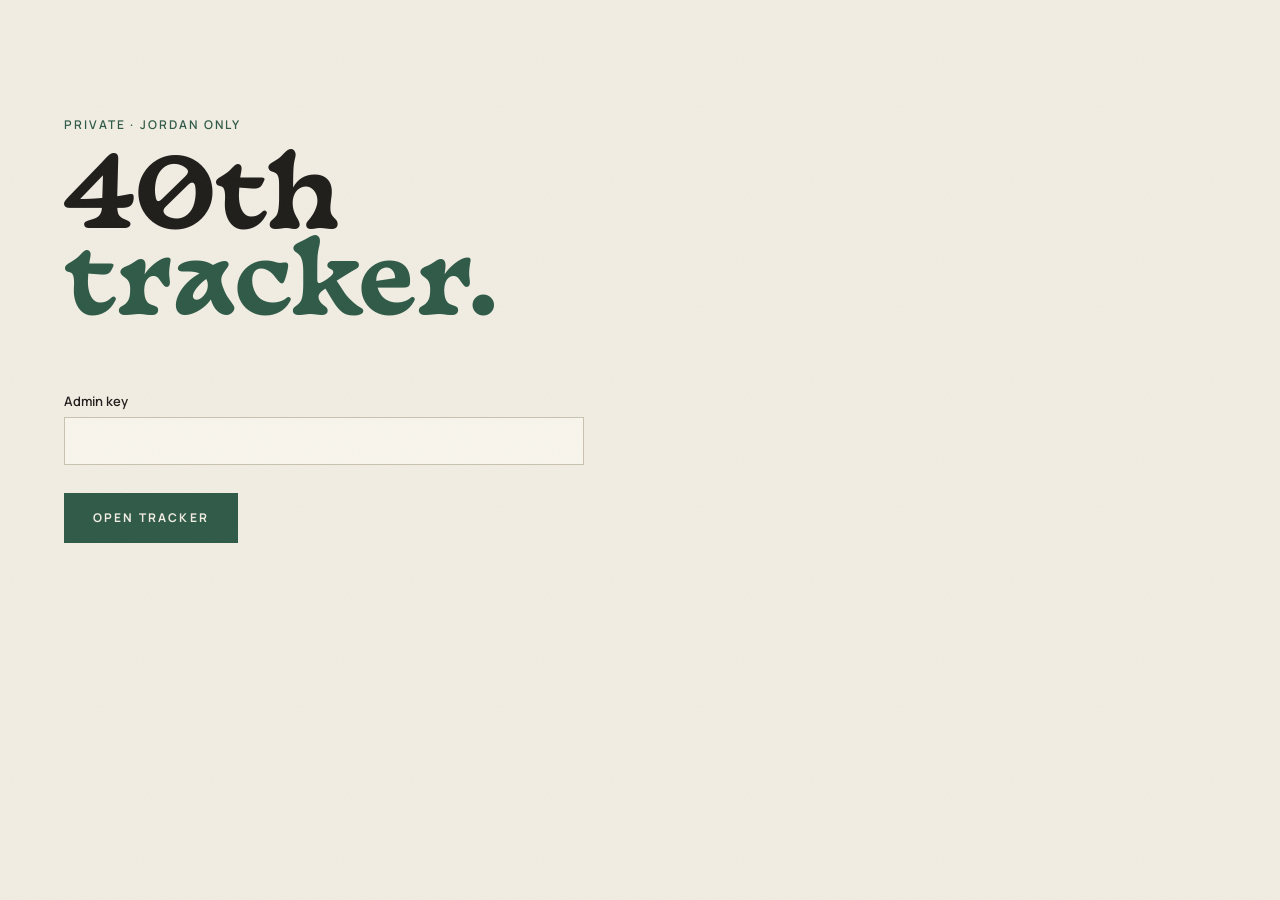
<file: admin/index.html>
<!doctype html>
<html lang="en-AU">
<head>
<meta charset="utf-8">
<meta name="viewport" content="width=device-width, initial-scale=1, viewport-fit=cover">
<meta name="robots" content="noindex, nofollow">
<title>40th Tracker</title>
<link rel="preconnect" href="https://fonts.googleapis.com">
<link rel="preconnect" href="https://fonts.gstatic.com" crossorigin>
<link href="https://fonts.googleapis.com/css2?family=Manrope:wght@300..800&display=swap" rel="stylesheet">
<link rel="stylesheet" href="../assets/forty.css">
<style>
  .tabs { display: flex; gap: 6px; flex-wrap: wrap; position: sticky; top: 0; background: var(--paper); padding: 14px 0; z-index: 10; border-bottom: 1px solid var(--rule); }
  .tabs button { font: inherit; font-size: 12px; font-weight: 700; letter-spacing: 0.14em; text-transform: uppercase; padding: 10px 14px; border: 1.5px solid var(--rule); background: transparent; color: var(--ink); cursor: pointer; }
  .tabs button[aria-selected=true] { background: var(--ink); border-color: var(--ink); color: var(--paper); }
  .panel { padding: 36px 0 60px; }
  .panel h2 { font-size: clamp(30px, 4vw, 44px); }
  .inline-form { display: flex; gap: 10px; flex-wrap: wrap; align-items: end; margin: 18px 0 28px; }
  .inline-form label.f { flex: 1 1 160px; }
  td input[type=text], td select { padding: 6px 8px; font-size: 14px; }
  tr.overdue td:first-child { border-left: 3px solid var(--rust); }
  tr.done td { color: var(--stone); }
  tr.done .t-title { text-decoration: line-through; }
  .cfg { display: grid; gap: 14px; max-width: 860px; }
  .chk { width: 20px; height: 20px; accent-color: var(--moss); }
  .yes { color: var(--moss); font-weight: 600; }
  .no { color: var(--rust); }
  .nowrap { white-space: nowrap; }
</style>
</head>
<body>
<main>
  <header class="hero" style="padding-bottom:24px">
    <p class="eyebrow">Private · Jordan only</p>
    <h1 style="font-size:clamp(44px,8vw,96px)">40th<br><span class="accent">tracker.</span></h1>
  </header>

  <form id="login" class="form" style="max-width:520px;padding-bottom:80px">
    <label class="f">Admin key<input type="password" id="key" autocomplete="current-password" required></label>
    <div class="actions"><button class="btn" type="submit">Open tracker</button><span class="status" id="login-status"></span></div>
  </form>

  <div id="app" hidden>
    <nav class="tabs" role="tablist">
      <button role="tab" data-tab="overview" aria-selected="true">Overview</button>
      <button role="tab" data-tab="crew">Hike crew</button>
      <button role="tab" data-tab="guests">Hobart guests</button>
      <button role="tab" data-tab="money">Money</button>
      <button role="tab" data-tab="tasks">To-do</button>
      <button role="tab" data-tab="config">Page text</button>
    </nav>

    <div class="panel" data-panel="overview">
      <div class="stats" id="ov-stats"></div>
      <div class="two-col">
        <div>
          <h3>Links to share</h3>
          <ul class="plain">
            <li><strong>Hobart page — family &amp; friends</strong><span id="hobart-url"></span><br><button class="btn small secondary" data-copy="hobart">Copy</button></li>
            <li><strong>Hike page</strong><span>Each hiker gets their own link. They're in the Hike crew tab.</span></li>
          </ul>
        </div>
        <div>
          <h3>Coming up</h3>
          <div class="table-wrap"><table><tbody id="ov-tasks"></tbody></table></div>
        </div>
      </div>
    </div>

    <div class="panel" data-panel="crew" hidden>
      <h2>Hike crew</h2>
      <p class="muted">Add each hiker, then send them their personal link on WhatsApp. New hikers get the $650 Three Capes pass logged as paid.</p>
      <form class="inline-form" id="add-hiker">
        <label class="f">Name<input type="text" name="name" required></label>
        <button class="btn" type="submit">Add hiker</button>
      </form>
      <div class="table-wrap"><table>
        <thead><tr><th>Name</th><th>Link</th><th>Flight in</th><th>Bus in / out</th><th>Staying</th><th>Hobart bed</th><th>Fri dinner / lunch</th><th>Food</th><th>Private</th><th></th></tr></thead>
        <tbody id="crew-rows"></tbody>
      </table></div>
      <div class="actions" style="margin-top:20px"><button class="btn small secondary" id="csv-crew">Download CSV</button></div>
    </div>

    <div class="panel" data-panel="guests" hidden>
      <h2>Hobart guests</h2>
      <p class="muted">RSVPs from the Hobart page. Add anyone who texts you instead of using the form.</p>
      <div class="stats" id="guest-stats"></div>
      <form class="inline-form" id="add-guest">
        <label class="f">Name<input type="text" name="name" required></label>
        <label class="f" style="flex:0 1 110px">Group size<input type="number" name="party_size" min="1" max="12" value="1"></label>
        <label class="f" style="flex:0 1 150px">Lunch<select name="lunch"><option value="yes">Yes</option><option value="maybe">Maybe</option><option value="no">No</option></select></label>
        <button class="btn" type="submit">Add guest</button>
      </form>
      <div class="table-wrap"><table>
        <thead><tr><th>Name</th><th>Group</th><th>Lunch</th><th>Arriving</th><th>Staying</th><th>Private</th><th></th></tr></thead>
        <tbody id="guest-rows"></tbody>
      </table></div>
      <div class="actions" style="margin-top:20px"><button class="btn small secondary" id="csv-guests">Download CSV</button></div>
    </div>

    <div class="panel" data-panel="money" hidden>
      <h2>Money</h2>
      <div class="stats" id="money-stats"></div>
      <h3>Charge every hiker</h3>
      <p class="muted" style="font-size:14px">For example, the Pennicott bus at $80 return. Each hiker sees what they owe on their page.</p>
      <form class="inline-form" id="charge-all">
        <label class="f">Item<input type="text" name="item" value="Pennicott bus (return)" required></label>
        <label class="f" style="flex:0 1 120px">Amount $<input type="number" name="amount" step="0.01" value="80" required></label>
        <button class="btn" type="submit">Add to all hikers</button>
      </form>
      <h3>Add one charge</h3>
      <form class="inline-form" id="add-payment">
        <label class="f">Person<select name="person_id" id="pay-person"></select></label>
        <label class="f">Item<input type="text" name="item" required></label>
        <label class="f" style="flex:0 1 120px">Amount $<input type="number" name="amount" step="0.01" required></label>
        <label class="f" style="flex:0 1 120px">Status<select name="status"><option>owed</option><option>paid</option><option>waived</option></select></label>
        <button class="btn" type="submit">Add</button>
      </form>
      <div class="table-wrap"><table>
        <thead><tr><th>Person</th><th>Item</th><th>Amount</th><th>Status</th><th>Note</th><th></th></tr></thead>
        <tbody id="pay-rows"></tbody>
      </table></div>
    </div>

    <div class="panel" data-panel="tasks" hidden>
      <h2>To-do</h2>
      <form class="inline-form" id="add-task">
        <label class="f">Task<input type="text" name="title" required></label>
        <label class="f" style="flex:0 1 170px">Due<input type="date" name="due"></label>
        <button class="btn" type="submit">Add</button>
      </form>
      <div class="table-wrap"><table>
        <thead><tr><th></th><th>Task</th><th>Due</th><th>Cost $</th><th></th></tr></thead>
        <tbody id="task-rows"></tbody>
      </table></div>
    </div>

    <div class="panel" data-panel="config" hidden>
      <h2>Page text</h2>
      <p class="muted" style="margin-bottom:24px">These show on the hike and Hobart pages. Change them here and the pages update straight away, no redeploy needed.</p>
      <form id="cfg-form" class="cfg"></form>
    </div>

    <footer><span>forty-tassie</span><button class="btn small secondary" id="logout">Lock</button></footer>
  </div>
</main>

<script src="../assets/forty.js"></script>
<script>
(function () {
  const F = window.Forty;
  const KEY = 'forty_admin';
  let key = F.store.get(KEY);
  let D = null;

  const STAY = { sunday: 'Until Sun', hike_only: 'Hike only (Thu)', other: 'Other, see notes' };

  const CFG = [
    ['announcement', 'Banner across the top of both pages (blank hides it)'],
    ['flight_rec', 'Recommended flight'],
    ['flight_rec_note', 'Flight note'],
    ['bus_status', 'Pennicott bus status (e.g. "Booked for 10 ✓")'],
    ['fri_dinner', 'Friday dinner (venue + time)'],
    ['lunch_day', 'Big lunch: day + time'],
    ['lunch_venue', 'Big lunch: venue'],
    ['whatsapp_note', 'Hike page footer note']
  ];

  // Always share the public production address. Preview and deployment
  // URLs sit behind Vercel's login wall, so links built from wherever the
  // tracker happens to be open would ask guests to sign in.
  const base = 'https://40th-alpha.vercel.app/';
  const hikeLink = t => `${base}hike/?k=${t}`;
  const hobartLink = t => `${base}hobart/${t ? `?k=${t}` : ''}`;
  F.$('#hobart-url').textContent = hobartLink();

  F.$('#login').addEventListener('submit', async e => {
    e.preventDefault();
    key = F.$('#key').value.trim();
    await load(true);
  });
  F.$('#logout').addEventListener('click', () => { F.store.del(KEY); location.reload(); });
  if (key) load(false);

  F.$$('.tabs button').forEach(b => b.addEventListener('click', () => {
    F.$$('.tabs button').forEach(x => x.setAttribute('aria-selected', x === b));
    F.$$('[data-panel]').forEach(p => p.hidden = p.dataset.panel !== b.dataset.tab);
  }));

  async function load(fromLogin) {
    try {
      D = await F.rpc('forty_admin_dump', { p_key: key });
    } catch (err) {
      F.store.del(KEY);
      F.$('#login-status').className = 'status err';
      F.$('#login-status').textContent = fromLogin ? 'That key didn\'t work.' : '';
      return;
    }
    F.store.set(KEY, key);
    F.$('#login').hidden = true;
    F.$('#app').hidden = false;
    render();
  }
  async function act(fn, args, msg) {
    try { await F.rpc(fn, Object.assign({ p_key: key }, args)); if (msg) F.toast(msg); await load(false); }
    catch (err) { F.toast('Failed: ' + err.message); }
  }

  const yn = v => v === 'yes' || v === true ? '<span class="yes">Yes</span>' : v === 'no' || v === false ? '<span class="no">No</span>' : v === 'maybe' ? 'Maybe' : '<span class="muted">—</span>';
  const money = n => '$' + Number(n || 0).toLocaleString('en-AU', { maximumFractionDigits: 2 });

  function render() {
    const hikers = D.people.filter(p => p.kind === 'hiker');
    const guests = D.people.filter(p => p.kind === 'hobart');
    const heads = (list, ev, val = 'yes') => list.filter(p => (p.events || {})[ev] === val).reduce((s, p) => s + (p.kind === 'hobart' ? p.party_size : 1), 0);
    const all = D.people;
    const owed = D.payments.filter(p => p.status === 'owed').reduce((s, p) => s + Number(p.amount), 0);
    const paid = D.payments.filter(p => p.status === 'paid').reduce((s, p) => s + Number(p.amount), 0);

    stats('#ov-stats', [
      [hikers.length, 'Hikers'],
      [hikers.filter(p => p.flight_in).length + '/' + hikers.length, 'Hike flights in'],
      [hikers.filter(p => p.bus_in === true).length, 'Bus in · yes'],
      [hikers.filter(p => p.bus_out === true).length, 'Bus out · yes'],
      [hikers.filter(p => (p.events || {}).macq === 'yes').length, 'MACq rooms to book'],
      [hikers.filter(p => (p.events || {}).stay === 'hike_only').length, 'Hike only'],
      [hikers.filter(p => !(p.events || {}).stay).length, 'Stay not answered'],
      [heads(all, 'fri_dinner'), 'Fri dinner'],
      [heads(all, 'lunch'), 'Lunch · yes'],
      [heads(all, 'lunch', 'maybe'), 'Lunch · maybe'],
      [money(owed), 'Owed to you']
    ]);
    const today = new Date().toISOString().slice(0, 10);
    F.$('#ov-tasks').innerHTML = D.tasks.filter(t => t.status !== 'done').slice(0, 6).map(t =>
      `<tr class="${t.due && t.due < today ? 'overdue' : ''}"><td>${F.esc(t.title)}</td><td class="nowrap">${fmtDate(t.due)}</td></tr>`).join('') || '<tr><td class="muted">All done.</td></tr>';

    F.$('#crew-rows').innerHTML = hikers.map(p => `<tr>
      <td><input type="text" value="${F.esc(p.name)}" data-rename="${p.id}" aria-label="Name"><span class="sub">${p.from_city ? 'from ' + F.esc(p.from_city) : ''}</span></td>
      <td><button class="btn small secondary" data-copy-hike="${p.token}">Copy link</button></td>
      <td>${F.esc(p.flight_in) || '<span class="pill warn">none</span>'}<span class="sub">${F.esc(p.arrive_at)}</span><span class="sub">${p.flight_out ? 'home: ' + F.esc(p.flight_out) + ' ' + F.esc(p.depart_at) : ''}</span></td>
      <td>${yn(p.bus_in)} / ${yn(p.bus_out)}</td>
      <td>${STAY[(p.events || {}).stay] || '<span class="pill warn">?</span>'}</td>
      <td>${(p.events || {}).macq === 'yes' ? '<span class="pill ok">MACq 01 — book</span>' : F.esc(p.hotel) || ((p.events || {}).macq === 'no' ? 'Own (TBC)' : '<span class="muted">—</span>')}</td>
      <td class="nowrap">${yn((p.events || {}).fri_dinner)} / ${yn((p.events || {}).lunch)}</td>
      <td>${F.esc(p.track_food) || '—'}${p.gear_need ? `<span class="sub">needs: ${F.esc(p.gear_need)}</span>` : ''}${p.gear_lend ? `<span class="sub">lends: ${F.esc(p.gear_lend)}</span>` : ''}</td>
      <td>${F.esc(p.phone)}<span class="sub">${p.emergency_contact ? 'ICE: ' + F.esc(p.emergency_contact) : ''}</span><span class="sub">${p.dietary ? 'Diet: ' + F.esc(p.dietary) : ''}</span><span class="sub">${F.esc(p.notes)}</span></td>
      <td><button class="btn small danger" data-del-person="${p.id}" data-name="${F.esc(p.name)}">Remove</button></td>
    </tr>`).join('') || '<tr><td colspan="10" class="muted">No hikers yet. Add the ten above.</td></tr>';

    const gHeads = guests.reduce((s, p) => s + p.party_size, 0);
    stats('#guest-stats', [[guests.length, 'RSVPs'], [gHeads, 'Heads'], [heads(guests, 'lunch'), 'Lunch · yes'], [heads(guests, 'lunch', 'maybe'), 'Lunch · maybe']]);
    F.$('#guest-rows').innerHTML = guests.map(p => `<tr>
      <td><strong>${F.esc(p.name)}</strong><span class="sub">${F.esc(p.party_names)}</span><span class="sub">${p.from_city ? 'from ' + F.esc(p.from_city) : ''}</span></td>
      <td>${p.party_size}</td>
      <td>${yn((p.events || {}).lunch)}</td>
      <td>${F.esc(p.arrive_at) || '—'}<span class="sub">${p.depart_at ? 'leaving ' + F.esc(p.depart_at) : ''}</span></td>
      <td>${F.esc(p.hotel) || '—'}</td>
      <td>${F.esc(p.phone)}<span class="sub">${p.dietary ? 'Diet: ' + F.esc(p.dietary) : ''}</span><span class="sub">${F.esc(p.notes)}</span></td>
      <td><button class="btn small secondary" data-copy-hobart="${p.token}">Their link</button> <button class="btn small danger" data-del-person="${p.id}" data-name="${F.esc(p.name)}">Remove</button></td>
    </tr>`).join('') || '<tr><td colspan="7" class="muted">No RSVPs yet.</td></tr>';

    const byId = Object.fromEntries(D.people.map(p => [p.id, p]));
    stats('#money-stats', [[money(paid), 'Received'], [money(owed), 'Still owed'], [D.payments.filter(p => p.status === 'owed').length, 'Open items']]);
    F.$('#pay-person').innerHTML = D.people.map(p => `<option value="${p.id}">${F.esc(p.name)}${p.kind === 'hobart' ? ' (Hobart)' : ''}</option>`).join('');
    F.$('#pay-rows').innerHTML = D.payments.slice().sort((a, b) => (a.status === 'owed' ? 0 : 1) - (b.status === 'owed' ? 0 : 1)).map(x => `<tr>
      <td>${F.esc((byId[x.person_id] || {}).name || '—')}</td>
      <td>${F.esc(x.item)}</td>
      <td>${money(x.amount)}</td>
      <td><select data-pay-status="${x.id}">${['owed', 'paid', 'waived'].map(s => `<option ${s === x.status ? 'selected' : ''}>${s}</option>`).join('')}</select></td>
      <td><input type="text" value="${F.esc(x.note)}" data-pay-note="${x.id}" aria-label="Note"></td>
      <td><button class="btn small danger" data-del-pay="${x.id}">Delete</button></td>
    </tr>`).join('') || '<tr><td colspan="6" class="muted">Nothing yet.</td></tr>';

    F.$('#task-rows').innerHTML = D.tasks.map(t => `<tr class="${t.status === 'done' ? 'done' : t.due && t.due < today ? 'overdue' : ''}">
      <td><input type="checkbox" class="chk" data-task-done="${t.id}" ${t.status === 'done' ? 'checked' : ''} aria-label="Done"></td>
      <td><span class="t-title">${F.esc(t.title)}</span><span class="sub">${F.esc(t.detail)}</span></td>
      <td class="nowrap">${fmtDate(t.due)}</td>
      <td><input type="number" step="0.01" value="${t.cost == null ? '' : t.cost}" data-task-cost="${t.id}" style="width:100px" aria-label="Cost"></td>
      <td><button class="btn small danger" data-del-task="${t.id}">Delete</button></td>
    </tr>`).join('');

    F.$('#cfg-form').innerHTML = CFG.map(([k, l]) => `<label class="f">${F.esc(l)}<input type="text" name="${k}" value="${F.esc(D.config[k] || '')}"></label>`).join('') +
      '<div class="actions"><button class="btn" type="submit">Save page text</button></div>';
  }

  function stats(sel, items) {
    F.$(sel).innerHTML = items.map(([n, l]) => `<div class="stat"><div class="n">${n}</div><div class="l">${F.esc(l)}</div></div>`).join('');
  }
  function fmtDate(d) {
    if (!d) return '';
    return new Date(d + 'T00:00:00').toLocaleDateString('en-AU', { day: 'numeric', month: 'short', year: '2-digit' });
  }

  // ----- actions -----
  F.$('#add-hiker').addEventListener('submit', e => {
    e.preventDefault();
    const name = e.target.name.value.trim();
    act('forty_admin_person', { p: { kind: 'hiker', name } }, `${name} added`).then(() => e.target.reset());
  });
  F.$('#add-guest').addEventListener('submit', e => {
    e.preventDefault();
    const f = e.target;
    act('forty_admin_person', { p: { kind: 'hobart', name: f.name.value.trim(), party_size: Number(f.party_size.value) || 1, events: { lunch: f.lunch.value } } }, 'Guest added').then(() => f.reset());
  });
  F.$('#charge-all').addEventListener('submit', e => {
    e.preventDefault();
    const f = e.target;
    if (!confirm(`Add "${f.item.value}" at $${f.amount.value} to every hiker?`)) return;
    act('forty_admin_charge_all', { p_kind: 'hiker', p_item: f.item.value.trim(), p_amount: Number(f.amount.value) }, 'Added to all hikers');
  });
  F.$('#add-payment').addEventListener('submit', e => {
    e.preventDefault();
    const f = e.target;
    act('forty_admin_payment', { p: { person_id: f.person_id.value, item: f.item.value.trim(), amount: Number(f.amount.value), status: f.status.value } }, 'Added').then(() => { f.item.value = ''; f.amount.value = ''; });
  });
  F.$('#add-task').addEventListener('submit', e => {
    e.preventDefault();
    const f = e.target;
    act('forty_admin_task', { p: { title: f.title.value.trim(), due: f.due.value } }, 'Task added').then(() => f.reset());
  });
  F.$('#cfg-form').addEventListener('submit', async e => {
    e.preventDefault();
    const changed = CFG.map(([k]) => k).filter(k => (e.target[k].value.trim()) !== (D.config[k] || ''));
    for (const k of changed) {
      try { await F.rpc('forty_admin_config', { p_key: key, p_k: k, p_v: e.target[k].value.trim() }); }
      catch (err) { F.toast('Failed: ' + err.message); return; }
    }
    F.toast(changed.length ? 'Pages updated' : 'No changes');
    load(false);
  });

  document.addEventListener('click', e => {
    const t = e.target;
    if (t.dataset.copy === 'hobart') F.copy(hobartLink());
    if (t.dataset.copyHike) F.copy(hikeLink(t.dataset.copyHike));
    if (t.dataset.copyHobart) F.copy(hobartLink(t.dataset.copyHobart));
    if (t.dataset.delPerson && confirm(`Remove ${t.dataset.name}? Their answers and payments go too.`)) act('forty_admin_delete', { p_table: 'people', p_id: t.dataset.delPerson }, 'Removed');
    if (t.dataset.delPay && confirm('Delete this payment line?')) act('forty_admin_delete', { p_table: 'payments', p_id: t.dataset.delPay }, 'Deleted');
    if (t.dataset.delTask && confirm('Delete this task?')) act('forty_admin_delete', { p_table: 'tasks', p_id: t.dataset.delTask }, 'Deleted');
  });
  document.addEventListener('change', e => {
    const t = e.target;
    if (t.dataset.rename) act('forty_admin_person', { p: { id: t.dataset.rename, name: t.value.trim() } }, 'Saved');
    if (t.dataset.payStatus) act('forty_admin_payment', { p: { id: t.dataset.payStatus, status: t.value } }, 'Saved');
    if (t.dataset.payNote) act('forty_admin_payment', { p: { id: t.dataset.payNote, note: t.value } }, 'Saved');
    if (t.dataset.taskDone) act('forty_admin_task', { p: { id: t.dataset.taskDone, status: t.checked ? 'done' : 'todo' } });
    if (t.dataset.taskCost) act('forty_admin_task', { p: { id: t.dataset.taskCost, cost: t.value } }, 'Saved');
  });

  // ----- CSV -----
  function csv(rows, name) {
    const cols = Object.keys(rows[0] || {});
    const q = v => `"${String(v == null ? '' : typeof v === 'object' ? JSON.stringify(v) : v).replace(/"/g, '""')}"`;
    const text = [cols.join(','), ...rows.map(r => cols.map(c => q(r[c])).join(','))].join('\n');
    const a = document.createElement('a');
    a.href = URL.createObjectURL(new Blob([text], { type: 'text/csv' }));
    a.download = name;
    a.click();
  }
  const strip = p => { const r = Object.assign({}, p); delete r.id; delete r.token; return r; };
  F.$('#csv-crew').addEventListener('click', () => csv(D.people.filter(p => p.kind === 'hiker').map(strip), 'hike-crew.csv'));
  F.$('#csv-guests').addEventListener('click', () => csv(D.people.filter(p => p.kind === 'hobart').map(strip), 'hobart-guests.csv'));
})();
</script>
</body>
</html>
</file>
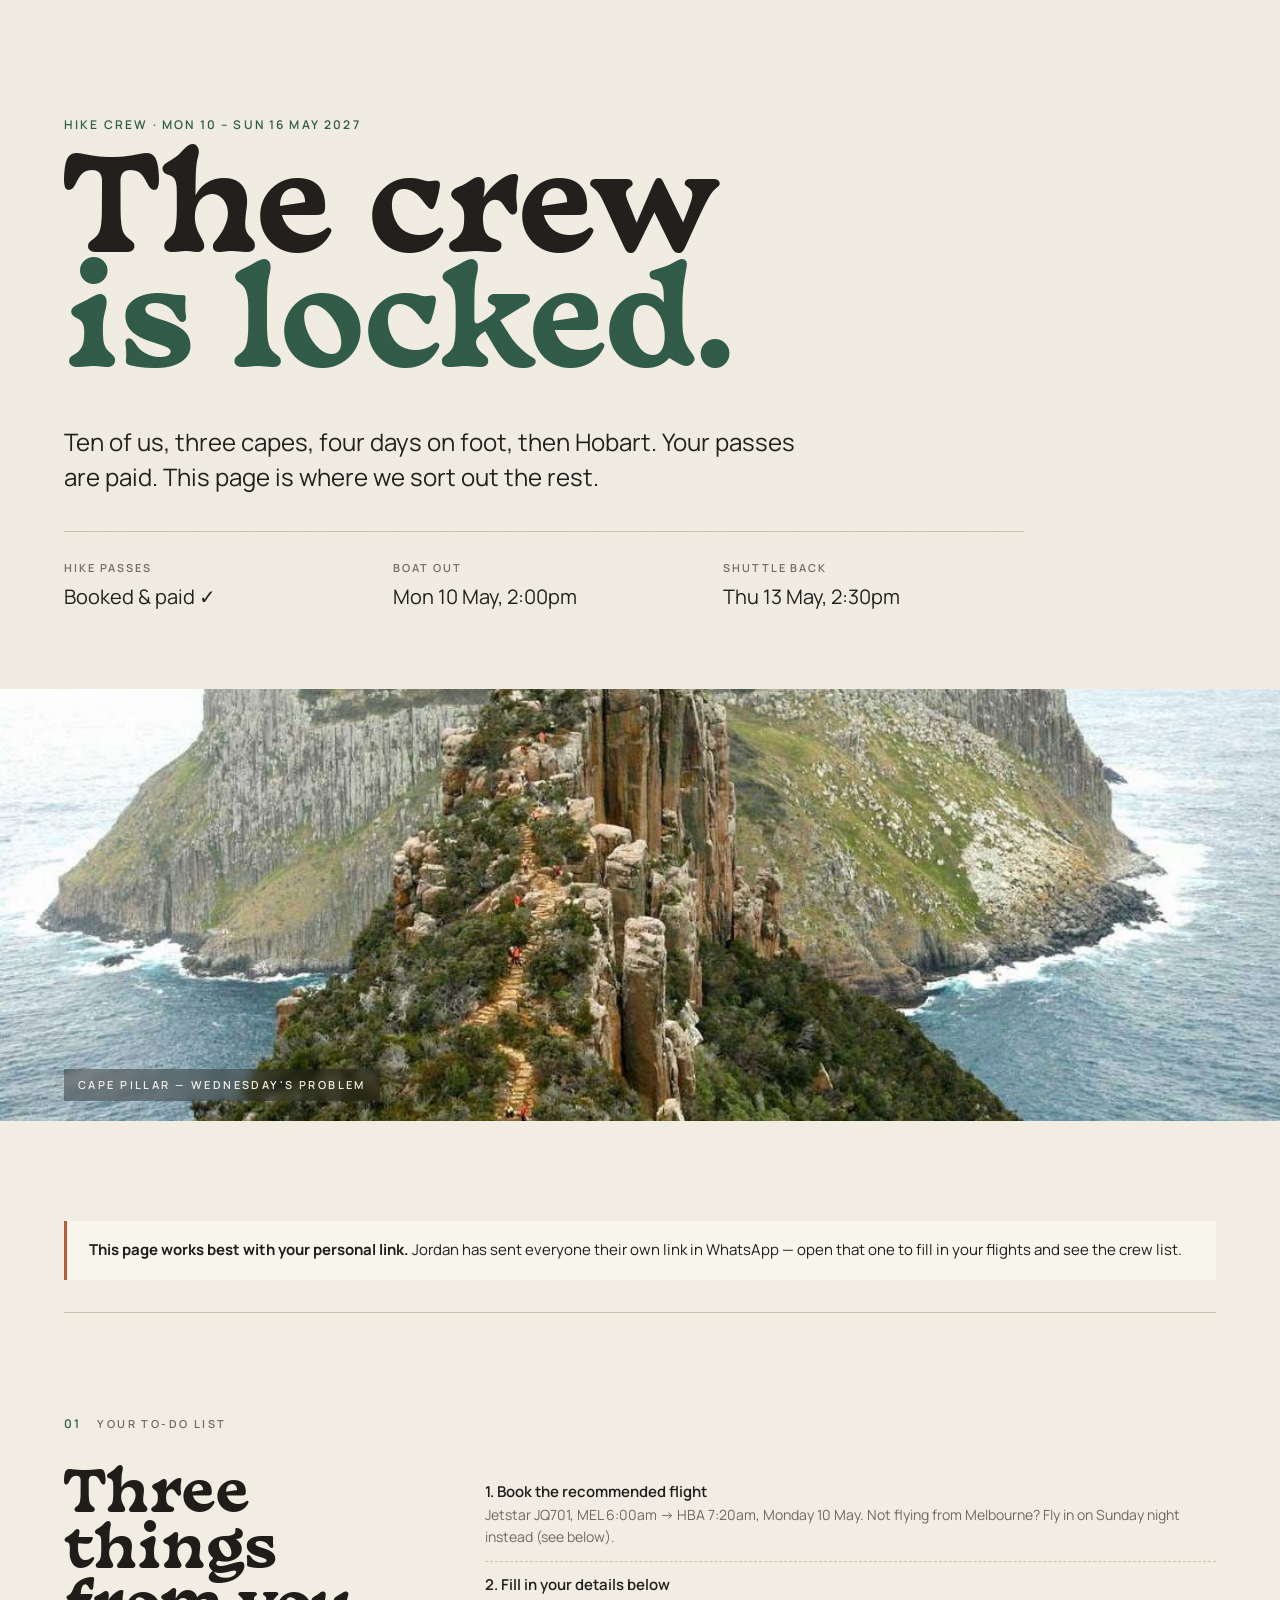
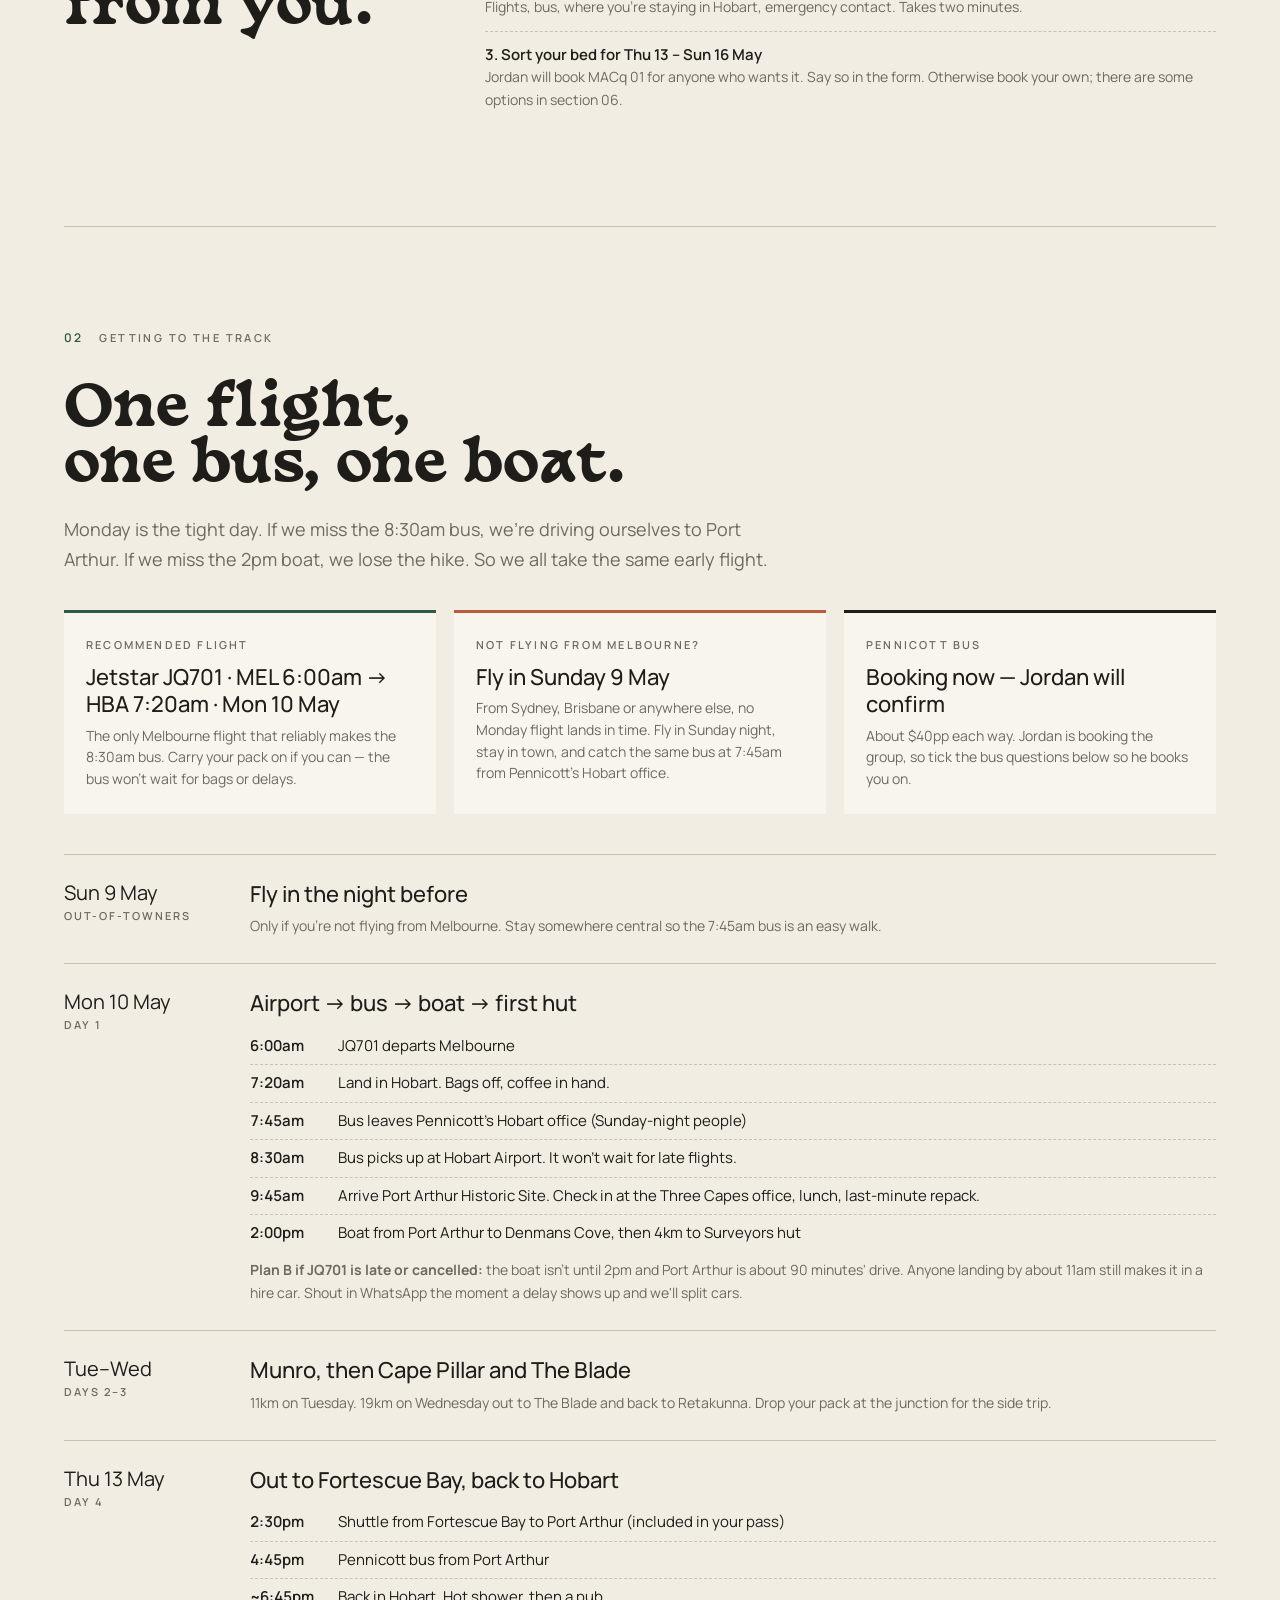
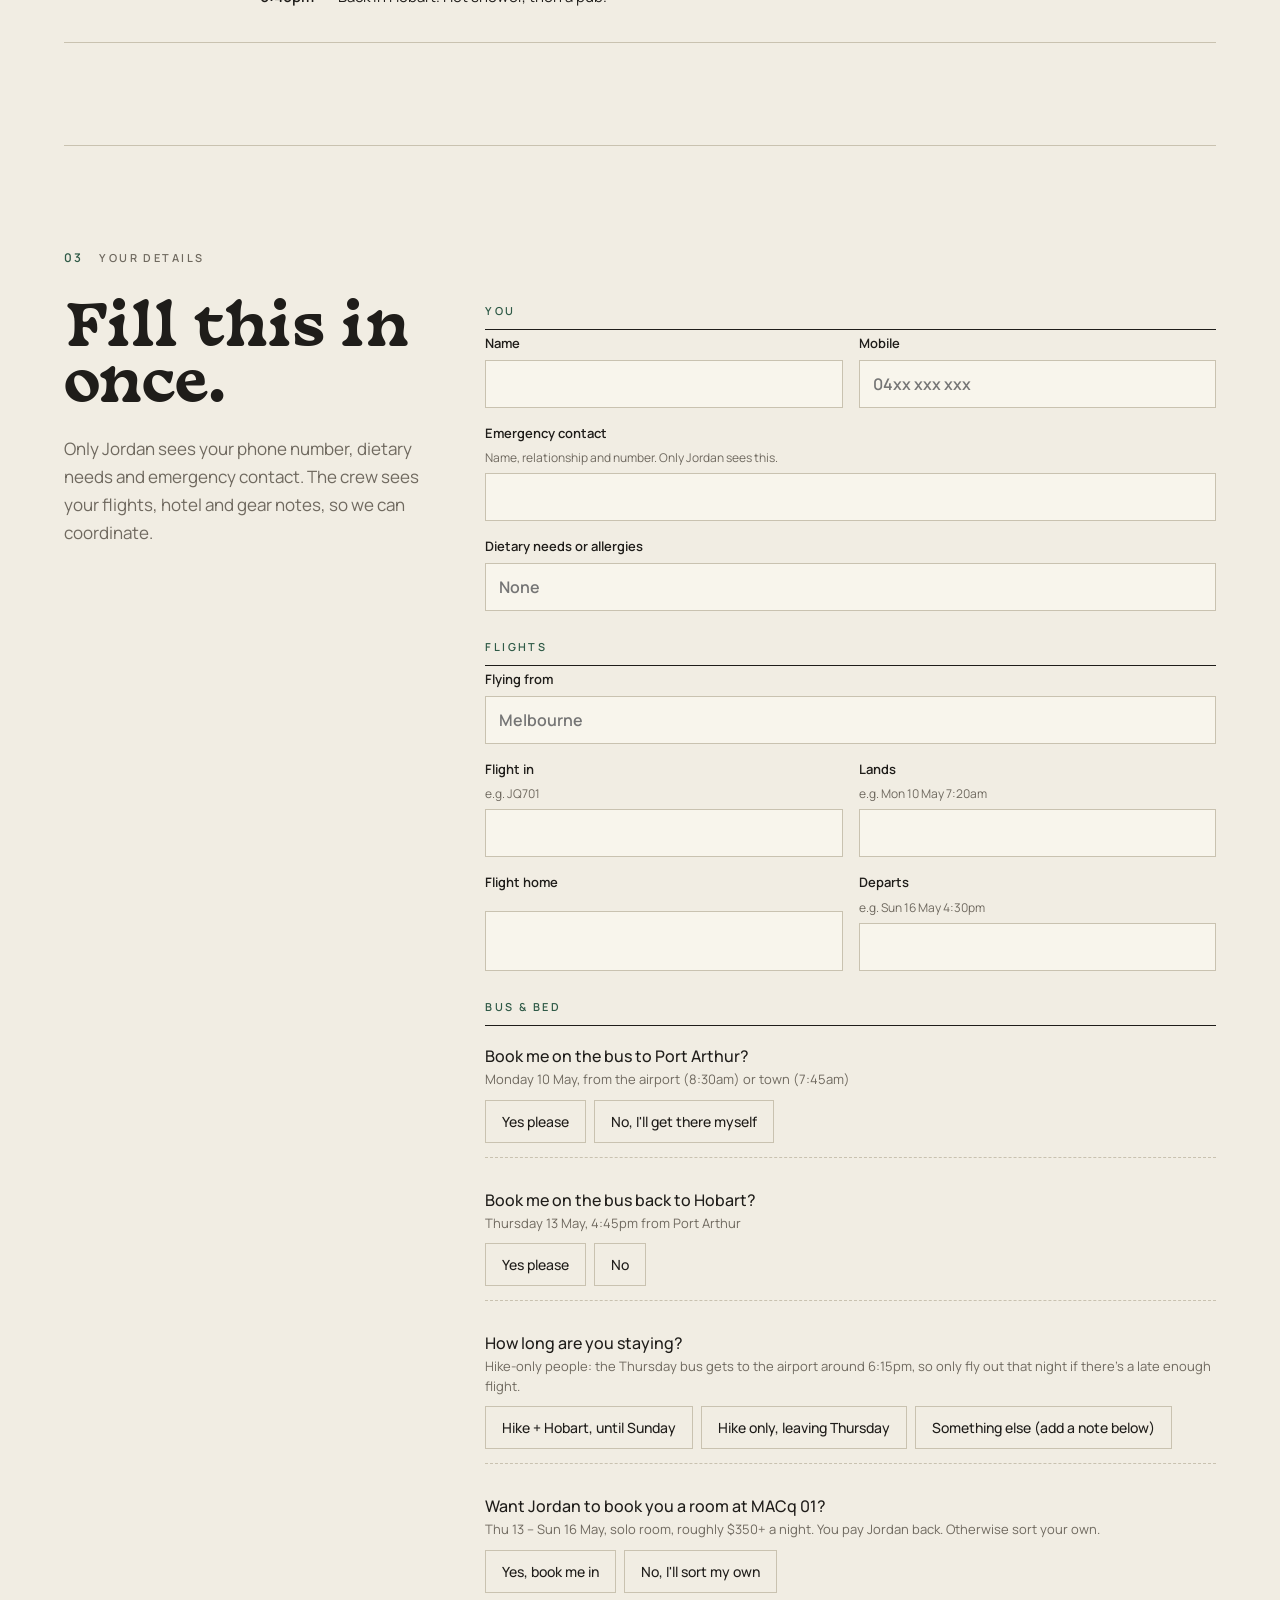
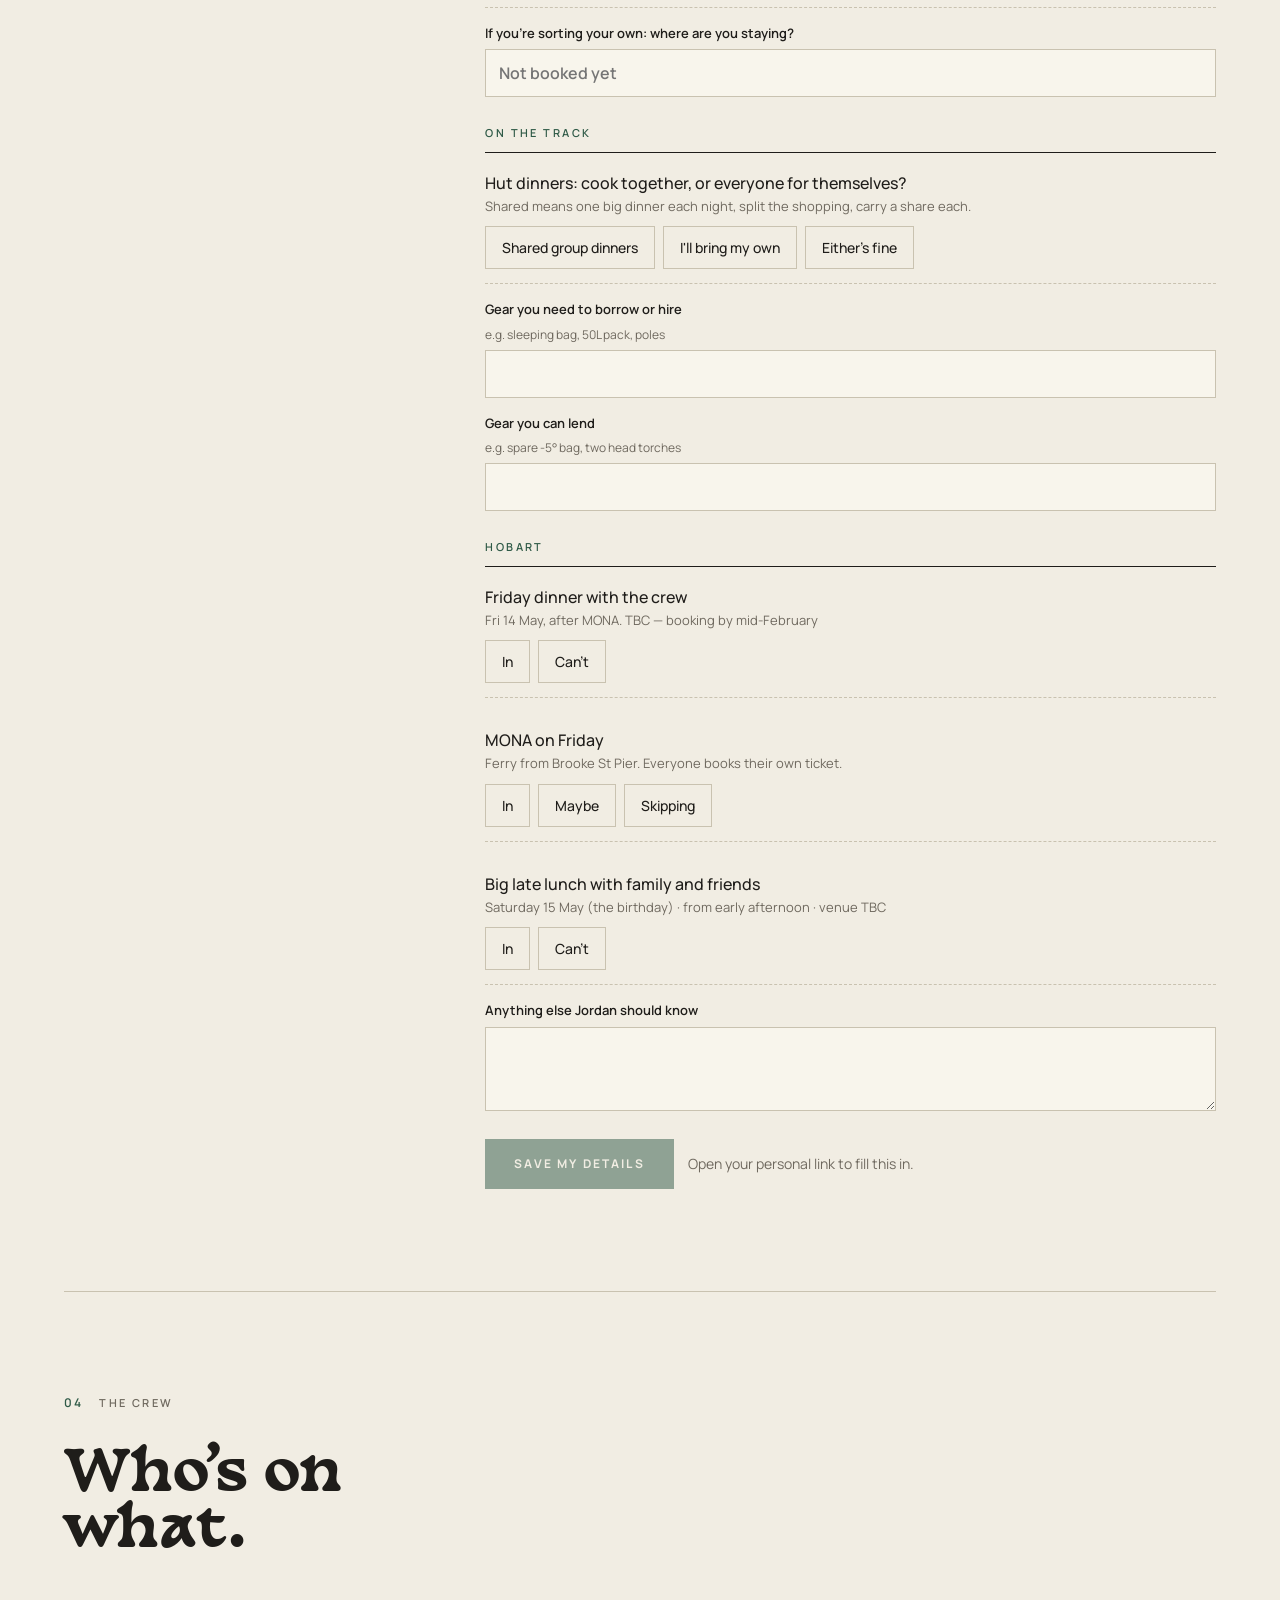
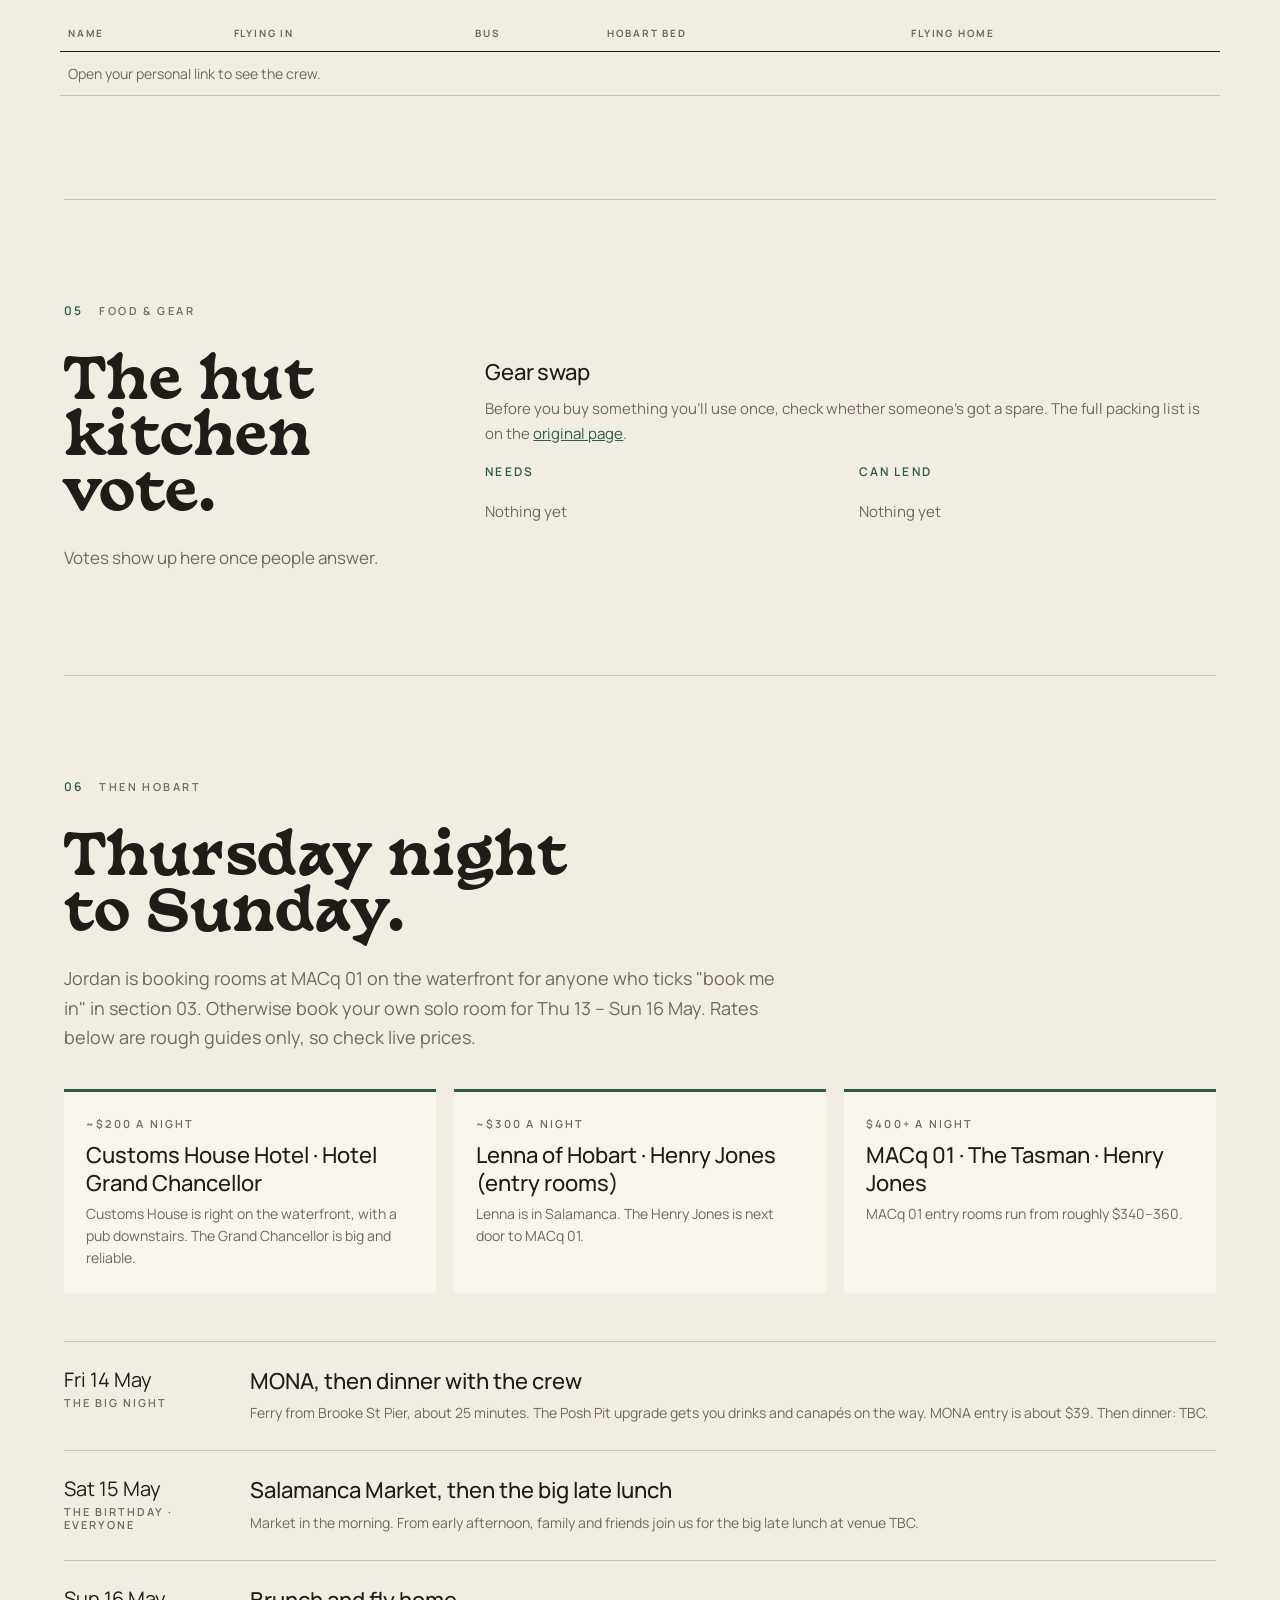
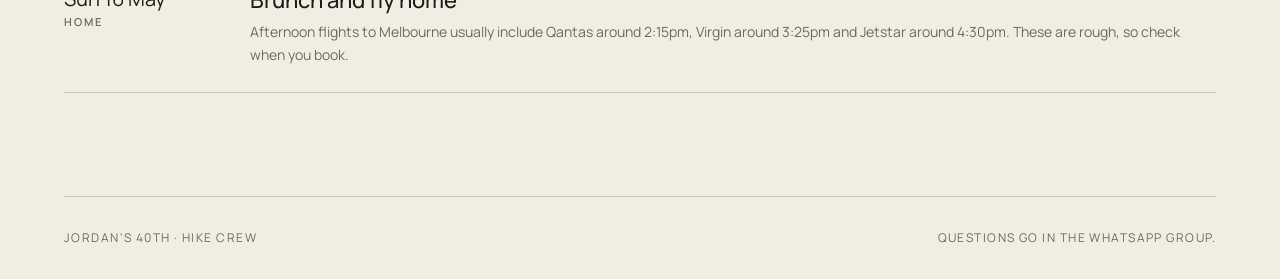
<file: hike/index.html>
<!doctype html>
<html lang="en-AU">
<head>
<meta charset="utf-8">
<meta name="viewport" content="width=device-width, initial-scale=1, viewport-fit=cover">
<meta name="robots" content="noindex, nofollow">
<title>Hike Crew · Jordan's 40th</title>
<link rel="preconnect" href="https://fonts.googleapis.com">
<link rel="preconnect" href="https://fonts.gstatic.com" crossorigin>
<link href="https://fonts.googleapis.com/css2?family=Manrope:wght@300..800&display=swap" rel="stylesheet">
<link rel="stylesheet" href="../assets/forty.css">
</head>
<body>
<div id="banner" class="banner" hidden></div>
<main>

  <header class="hero">
    <p class="eyebrow">Hike crew · Mon 10 – Sun 16 May 2027</p>
    <h1>The crew<br><span class="accent">is locked.</span></h1>
    <p class="lead" id="hello" style="max-width:760px;margin-bottom:36px">Ten of us, three capes, four days on foot, then Hobart. Your passes are paid. This page is where we sort out the rest.</p>
    <dl class="hero-meta">
      <div><dt>Hike passes</dt><dd id="pass-state">Booked &amp; paid ✓</dd></div>
      <div><dt>Boat out</dt><dd>Mon 10 May, 2:00pm</dd></div>
      <div><dt>Shuttle back</dt><dd>Thu 13 May, 2:30pm</dd></div>
    </dl>
  </header>

  <figure class="hero-image">
    <img src="../assets/blade.jpg" alt="Hikers on the track approaching The Blade at Cape Pillar" loading="eager">
    <figcaption>Cape Pillar — Wednesday's problem</figcaption>
  </figure>

  <div id="no-link" class="notice" hidden>
    <strong>This page works best with your personal link.</strong> Jordan has sent everyone their own link in WhatsApp — open that one to fill in your flights and see the crew list.
  </div>

  <!-- 01 TO DO -->
  <section id="todo">
    <div class="section-label"><span class="num">01</span><span class="title">Your to-do list</span></div>
    <div class="two-col">
      <h2>Three things<br>from you.</h2>
      <div>
        <ul class="plain" id="todo-list">
          <li><strong>1. Book the recommended flight</strong><span>Jetstar JQ701, MEL 6:00am → HBA 7:20am, Monday 10 May. Not flying from Melbourne? Fly in on Sunday night instead (see below).</span></li>
          <li><strong>2. Fill in your details below</strong><span>Flights, bus, where you're staying in Hobart, emergency contact. Takes two minutes.</span></li>
          <li><strong>3. Sort your bed for Thu 13 – Sun 16 May</strong><span>Jordan will book MACq 01 for anyone who wants it. Say so in the form. Otherwise book your own; there are some options in section 06.</span></li>
        </ul>
        <div id="money" style="margin-top:32px" hidden>
          <h3>Your money</h3>
          <div class="table-wrap"><table><thead><tr><th>Item</th><th>Amount</th><th>Status</th></tr></thead><tbody id="money-rows"></tbody></table></div>
          <p class="muted" style="font-size:14px;margin-top:10px">Anything marked owed goes straight to Jordan.</p>
        </div>
      </div>
    </div>
  </section>

  <!-- 02 GETTING THERE -->
  <section id="getting-there">
    <div class="section-label"><span class="num">02</span><span class="title">Getting to the track</span></div>
    <h2>One flight,<br>one bus, one boat.</h2>
    <p class="section-intro">Monday is the tight day. If we miss the 8:30am bus, we're driving ourselves to Port Arthur. If we miss the 2pm boat, we lose the hike. So we all take the same early flight.</p>

    <div class="cards" style="margin-bottom:40px">
      <div class="card">
        <h5>Recommended flight</h5>
        <div class="big" data-config="flight_rec">Jetstar JQ701 · MEL 6:00am → HBA 7:20am · Mon 10 May</div>
        <p data-config="flight_rec_note">The only Melbourne flight that reliably makes the 8:30am bus. Carry your pack on if you can — the bus won't wait for bags or delays.</p>
      </div>
      <div class="card rust">
        <h5>Not flying from Melbourne?</h5>
        <div class="big">Fly in Sunday 9 May</div>
        <p>From Sydney, Brisbane or anywhere else, no Monday flight lands in time. Fly in Sunday night, stay in town, and catch the same bus at 7:45am from Pennicott's Hobart office.</p>
      </div>
      <div class="card ink">
        <h5>Pennicott bus</h5>
        <div class="big" data-config="bus_status">Booking now — Jordan will confirm</div>
        <p>About $40pp each way. Jordan is booking the group, so tick the bus questions below so he books you on.</p>
      </div>
    </div>

    <div class="days">
      <div class="day">
        <div class="day-date">Sun 9 May<small>Out-of-towners</small></div>
        <div>
          <div class="day-title">Fly in the night before</div>
          <p class="day-note">Only if you're not flying from Melbourne. Stay somewhere central so the 7:45am bus is an easy walk.</p>
        </div>
      </div>
      <div class="day">
        <div class="day-date">Mon 10 May<small>Day 1</small></div>
        <div>
          <div class="day-title">Airport → bus → boat → first hut</div>
          <ul class="times">
            <li><b>6:00am</b><span>JQ701 departs Melbourne</span></li>
            <li><b>7:20am</b><span>Land in Hobart. Bags off, coffee in hand.</span></li>
            <li><b>7:45am</b><span>Bus leaves Pennicott's Hobart office (Sunday-night people)</span></li>
            <li><b>8:30am</b><span>Bus picks up at Hobart Airport. It won't wait for late flights.</span></li>
            <li><b>9:45am</b><span>Arrive Port Arthur Historic Site. Check in at the Three Capes office, lunch, last-minute repack.</span></li>
            <li><b>2:00pm</b><span>Boat from Port Arthur to Denmans Cove, then 4km to Surveyors hut</span></li>
          </ul>
          <p class="day-note"><strong>Plan B if JQ701 is late or cancelled:</strong> the boat isn't until 2pm and Port Arthur is about 90 minutes' drive. Anyone landing by about 11am still makes it in a hire car. Shout in WhatsApp the moment a delay shows up and we'll split cars.</p>
        </div>
      </div>
      <div class="day">
        <div class="day-date">Tue–Wed<small>Days 2–3</small></div>
        <div>
          <div class="day-title">Munro, then Cape Pillar and The Blade</div>
          <p class="day-note">11km on Tuesday. 19km on Wednesday out to The Blade and back to Retakunna. Drop your pack at the junction for the side trip.</p>
        </div>
      </div>
      <div class="day">
        <div class="day-date">Thu 13 May<small>Day 4</small></div>
        <div>
          <div class="day-title">Out to Fortescue Bay, back to Hobart</div>
          <ul class="times">
            <li><b>2:30pm</b><span>Shuttle from Fortescue Bay to Port Arthur (included in your pass)</span></li>
            <li><b>4:45pm</b><span>Pennicott bus from Port Arthur</span></li>
            <li><b>~6:45pm</b><span>Back in Hobart. Hot shower, then a pub.</span></li>
          </ul>
        </div>
      </div>
    </div>
  </section>

  <!-- 03 YOUR DETAILS -->
  <section id="details">
    <div class="section-label"><span class="num">03</span><span class="title">Your details</span></div>
    <div class="two-col">
      <div>
        <h2>Fill this in<br>once.</h2>
        <p class="muted">Only Jordan sees your phone number, dietary needs and emergency contact. The crew sees your flights, hotel and gear notes, so we can coordinate.</p>
      </div>
      <form id="me-form" class="form" autocomplete="on">
        <fieldset class="fieldset">
          <legend>You</legend>
          <div class="row">
            <label class="f">Name<input type="text" name="name" required></label>
            <label class="f">Mobile<input type="tel" name="phone" placeholder="04xx xxx xxx"></label>
          </div>
          <label class="f">Emergency contact <span class="hint">Name, relationship and number. Only Jordan sees this.</span><input type="text" name="emergency_contact"></label>
          <label class="f">Dietary needs or allergies<input type="text" name="dietary" placeholder="None"></label>
        </fieldset>

        <fieldset class="fieldset">
          <legend>Flights</legend>
          <label class="f">Flying from<input type="text" name="from_city" placeholder="Melbourne"></label>
          <div class="row">
            <label class="f">Flight in <span class="hint">e.g. JQ701</span><input type="text" name="flight_in"></label>
            <label class="f">Lands <span class="hint">e.g. Mon 10 May 7:20am</span><input type="text" name="arrive_at"></label>
          </div>
          <div class="row">
            <label class="f">Flight home<input type="text" name="flight_out"></label>
            <label class="f">Departs <span class="hint">e.g. Sun 16 May 4:30pm</span><input type="text" name="depart_at"></label>
          </div>
        </fieldset>

        <fieldset class="fieldset">
          <legend>Bus &amp; bed</legend>
          <div class="q">
            <div class="q-title">Book me on the bus to Port Arthur?<small>Monday 10 May, from the airport (8:30am) or town (7:45am)</small></div>
            <div class="choice">
              <label><input type="radio" name="bus_in" value="true" data-bool><span>Yes please</span></label>
              <label><input type="radio" name="bus_in" value="false" data-bool><span>No, I'll get there myself</span></label>
            </div>
          </div>
          <div class="q">
            <div class="q-title">Book me on the bus back to Hobart?<small>Thursday 13 May, 4:45pm from Port Arthur</small></div>
            <div class="choice">
              <label><input type="radio" name="bus_out" value="true" data-bool><span>Yes please</span></label>
              <label><input type="radio" name="bus_out" value="false" data-bool><span>No</span></label>
            </div>
          </div>
          <div class="q">
            <div class="q-title">How long are you staying?<small>Hike-only people: the Thursday bus gets to the airport around 6:15pm, so only fly out that night if there's a late enough flight.</small></div>
            <div class="choice">
              <label><input type="radio" name="events.stay" value="sunday"><span>Hike + Hobart, until Sunday</span></label>
              <label><input type="radio" name="events.stay" value="hike_only"><span>Hike only, leaving Thursday</span></label>
              <label><input type="radio" name="events.stay" value="other"><span>Something else (add a note below)</span></label>
            </div>
          </div>
          <div class="q">
            <div class="q-title">Want Jordan to book you a room at MACq 01?<small>Thu 13 – Sun 16 May, solo room, roughly $350+ a night. You pay Jordan back. Otherwise sort your own.</small></div>
            <div class="choice">
              <label><input type="radio" name="events.macq" value="yes"><span>Yes, book me in</span></label>
              <label><input type="radio" name="events.macq" value="no"><span>No, I'll sort my own</span></label>
            </div>
          </div>
          <label class="f">If you're sorting your own: where are you staying?<input type="text" name="hotel" placeholder="Not booked yet"></label>
        </fieldset>

        <fieldset class="fieldset">
          <legend>On the track</legend>
          <div class="q">
            <div class="q-title">Hut dinners: cook together, or everyone for themselves?<small>Shared means one big dinner each night, split the shopping, carry a share each.</small></div>
            <div class="choice">
              <label><input type="radio" name="track_food" value="shared"><span>Shared group dinners</span></label>
              <label><input type="radio" name="track_food" value="own"><span>I'll bring my own</span></label>
              <label><input type="radio" name="track_food" value="either"><span>Either's fine</span></label>
            </div>
          </div>
          <label class="f">Gear you need to borrow or hire <span class="hint">e.g. sleeping bag, 50L pack, poles</span><input type="text" name="gear_need"></label>
          <label class="f">Gear you can lend <span class="hint">e.g. spare -5° bag, two head torches</span><input type="text" name="gear_lend"></label>
        </fieldset>

        <fieldset class="fieldset">
          <legend>Hobart</legend>
          <div class="q">
            <div class="q-title">Friday dinner with the crew<small>Fri 14 May, after MONA. <span data-config="fri_dinner">TBC — booking by mid-February</span></small></div>
            <div class="choice">
              <label><input type="radio" name="events.fri_dinner" value="yes"><span>In</span></label>
              <label><input type="radio" name="events.fri_dinner" value="no"><span>Can't</span></label>
            </div>
          </div>
          <div class="q">
            <div class="q-title">MONA on Friday<small>Ferry from Brooke St Pier. Everyone books their own ticket.</small></div>
            <div class="choice">
              <label><input type="radio" name="events.mona" value="yes"><span>In</span></label>
              <label><input type="radio" name="events.mona" value="maybe"><span>Maybe</span></label>
              <label><input type="radio" name="events.mona" value="no"><span>Skipping</span></label>
            </div>
          </div>
          <div class="q">
            <div class="q-title">Big late lunch with family and friends<small><span data-config="lunch_day">Saturday 15 May (the birthday) · from early afternoon</span> · <span data-config="lunch_venue">venue TBC</span></small></div>
            <div class="choice">
              <label><input type="radio" name="events.lunch" value="yes"><span>In</span></label>
              <label><input type="radio" name="events.lunch" value="no"><span>Can't</span></label>
            </div>
          </div>
          <label class="f">Anything else Jordan should know<textarea name="notes"></textarea></label>
        </fieldset>

        <div class="actions">
          <button class="btn" type="submit">Save my details</button>
          <span class="status" id="save-status" aria-live="polite"></span>
        </div>
      </form>
    </div>
  </section>

  <!-- 04 THE CREW -->
  <section id="crew">
    <div class="section-label"><span class="num">04</span><span class="title">The crew</span></div>
    <h2>Who's on<br>what.</h2>
    <div class="stats" id="crew-stats"></div>
    <div class="table-wrap">
      <table>
        <thead><tr><th>Name</th><th>Flying in</th><th>Bus</th><th>Hobart bed</th><th>Flying home</th></tr></thead>
        <tbody id="crew-rows"><tr><td colspan="5" class="muted">Open your personal link to see the crew.</td></tr></tbody>
      </table>
    </div>
  </section>

  <!-- 05 TRACK FOOD + GEAR -->
  <section id="gear">
    <div class="section-label"><span class="num">05</span><span class="title">Food &amp; gear</span></div>
    <div class="two-col">
      <div>
        <h2>The hut kitchen<br>vote.</h2>
        <div id="food-poll"><p class="muted">Votes show up here once people answer.</p></div>
      </div>
      <div>
        <h3>Gear swap</h3>
        <p class="muted" style="font-size:15px;margin-bottom:16px">Before you buy something you'll use once, check whether someone's got a spare. The full packing list is on the <a href="../#packing">original page</a>.</p>
        <div class="row">
          <div><h5 class="eyebrow" style="margin-bottom:8px">Needs</h5><ul class="plain" id="gear-need"><li class="muted">Nothing yet</li></ul></div>
          <div><h5 class="eyebrow" style="margin-bottom:8px">Can lend</h5><ul class="plain" id="gear-lend"><li class="muted">Nothing yet</li></ul></div>
        </div>
      </div>
    </div>
  </section>

  <!-- 06 HOBART -->
  <section id="hobart">
    <div class="section-label"><span class="num">06</span><span class="title">Then Hobart</span></div>
    <h2>Thursday night<br>to Sunday.</h2>
    <p class="section-intro">Jordan is booking rooms at MACq 01 on the waterfront for anyone who ticks "book me in" in section 03. Otherwise book your own solo room for Thu 13 – Sun 16 May. Rates below are rough guides only, so check live prices.</p>
    <div class="cards" style="margin-bottom:48px">
      <div class="card"><h5>~$200 a night</h5><div class="big">Customs House Hotel · Hotel Grand Chancellor</div><p>Customs House is right on the waterfront, with a pub downstairs. The Grand Chancellor is big and reliable.</p></div>
      <div class="card"><h5>~$300 a night</h5><div class="big">Lenna of Hobart · Henry Jones (entry rooms)</div><p>Lenna is in Salamanca. The Henry Jones is next door to MACq 01.</p></div>
      <div class="card"><h5>$400+ a night</h5><div class="big">MACq 01 · The Tasman · Henry Jones</div><p>MACq 01 entry rooms run from roughly $340–360.</p></div>
    </div>
    <div class="days">
      <div class="day">
        <div class="day-date">Fri 14 May<small>The big night</small></div>
        <div><div class="day-title">MONA, then dinner with the crew</div><p class="day-note">Ferry from Brooke St Pier, about 25 minutes. The Posh Pit upgrade gets you drinks and canapés on the way. MONA entry is about $39. Then dinner: <span data-config="fri_dinner">TBC</span>.</p></div>
      </div>
      <div class="day">
        <div class="day-date">Sat 15 May<small>The birthday · everyone</small></div>
        <div><div class="day-title">Salamanca Market, then the big late lunch</div><p class="day-note">Market in the morning. From early afternoon, family and friends join us for the big late lunch at <span data-config="lunch_venue">venue TBC</span>.</p></div>
      </div>
      <div class="day">
        <div class="day-date">Sun 16 May<small>Home</small></div>
        <div><div class="day-title">Brunch and fly home</div><p class="day-note">Afternoon flights to Melbourne usually include Qantas around 2:15pm, Virgin around 3:25pm and Jetstar around 4:30pm. These are rough, so check when you book.</p></div>
      </div>
    </div>
  </section>

  <footer>
    <span>Jordan's 40th · Hike crew</span>
    <span data-config="whatsapp_note">Questions go in the WhatsApp group.</span>
  </footer>
</main>

<script src="../assets/forty.js"></script>
<script>
(async function () {
  const F = window.Forty;
  const tok = F.token('forty_hike');
  const form = F.$('#me-form');
  const status = F.$('#save-status');

  F.rpc('forty_config').then(F.applyConfig).catch(() => {});

  if (!tok) { lockForm('Open your personal link to fill this in.'); F.$('#no-link').hidden = false; return; }

  let me;
  try { me = await F.rpc('forty_me', { p_token: tok }); } catch (e) { me = null; }
  if (!me || me.kind !== 'hiker') {
    F.store.del('forty_hike');
    F.$('#no-link').hidden = false;
    lockForm('That link didn\'t work. Ask Jordan for yours.');
    return;
  }
  render(me);
  loadCrew();

  form.addEventListener('submit', async (e) => {
    e.preventDefault();
    const btn = form.querySelector('button[type=submit]');
    btn.disabled = true;
    status.className = 'status'; status.textContent = 'Saving…';
    try {
      me = await F.rpc('forty_save', { p_token: tok, p: F.clean(F.readForm(form)) });
      render(me);
      status.className = 'status ok'; status.textContent = 'Saved. Cheers.';
      loadCrew();
    } catch (err) {
      status.className = 'status err'; status.textContent = 'Couldn\'t save: ' + err.message;
    } finally { btn.disabled = false; }
  });

  function lockForm(msg) {
    F.$$('input, select, textarea, button', form).forEach(el => el.disabled = true);
    status.textContent = msg;
  }

  function render(me) {
    F.fillForm(form, me);
    const n = F.firstName(me.name);
    const pays = me.payments || [];
    const pass = pays.find(p => /three capes|hike pass|track pass/i.test(p.item || ''));
    const owed = pass && pass.status === 'owed';
    const amt = owed ? '$' + Number(pass.amount).toLocaleString('en-AU') : '';
    const passLine = owed ? `Your hike pass (${amt}) is still to pay.` : 'Your hike pass is paid.';
    if (n) F.$('#hello').textContent = `G'day ${n}. ${passLine} This page is where we sort out the rest: flights, the bus, beds and the hut kitchen.`;
    F.$('#pass-state').textContent = owed ? `${amt} to pay` : 'Booked & paid ✓';
    F.$('#money').hidden = !pays.length;
    F.$('#money-rows').innerHTML = pays.map(p => `<tr><td>${F.esc(p.item)}${p.note ? `<span class="sub">${F.esc(p.note)}</span>` : ''}</td><td>$${Number(p.amount).toLocaleString('en-AU')}</td><td><span class="pill ${p.status === 'paid' ? 'ok' : p.status === 'owed' ? 'warn' : ''}">${F.esc(p.status)}</span></td></tr>`).join('');
  }

  async function loadCrew() {
    let r;
    try { r = await F.rpc('forty_roster', { p_token: tok }); } catch (e) { return; }
    const ppl = r.people || [];
    const total = ppl.length || 1;
    const onRec = ppl.filter(p => /JQ\s*701/i.test(p.flight_in)).length;
    const busIn = ppl.filter(p => p.bus_in === true).length;
    const ev = p => p.events || {};
    const bedLabel = p => ev(p).stay === 'hike_only' ? 'Hike only' : ev(p).macq === 'yes' ? 'MACq 01 (Jordan booking)' : p.hotel;
    const beds = ppl.filter(p => bedLabel(p)).length;
    const flights = ppl.filter(p => p.flight_in).length;
    F.$('#crew-stats').innerHTML = [
      [flights, 'Flights in'], [onRec, 'On JQ701'], [busIn, 'On the bus'], [beds, 'Bed sorted']
    ].map(([n, l]) => `<div class="stat"><div class="n">${n}<span style="font-size:16px;color:var(--stone)">/${ppl.length}</span></div><div class="l">${l}</div><div class="bar"><i style="width:${Math.round(n / total * 100)}%"></i></div></div>`).join('');

    F.$('#crew-rows').innerHTML = ppl.map(p => `<tr class="${p.me ? 'me' : ''}">
      <td><strong>${F.esc(p.name || '—')}</strong>${p.me ? ' <span class="pill">you</span>' : ''}${p.from_city ? `<span class="sub">from ${F.esc(p.from_city)}</span>` : ''}</td>
      <td>${p.flight_in ? F.esc(p.flight_in) : '<span class="pill warn">not yet</span>'}${p.arrive_at ? `<span class="sub">${F.esc(p.arrive_at)}</span>` : ''}</td>
      <td>${p.bus_in === true ? 'Yes' : p.bus_in === false ? 'No' : '—'}${p.bus_out === true ? '<span class="sub">+ Thu return</span>' : ''}</td>
      <td>${bedLabel(p) ? F.esc(bedLabel(p)) : '<span class="muted">—</span>'}</td>
      <td>${p.flight_out ? F.esc(p.flight_out) : '<span class="muted">—</span>'}${p.depart_at ? `<span class="sub">${F.esc(p.depart_at)}</span>` : ''}</td>
    </tr>`).join('') || '<tr><td colspan="5" class="muted">No one yet.</td></tr>';

    const votes = { shared: 0, own: 0, either: 0 };
    ppl.forEach(p => { if (votes[p.track_food] != null) votes[p.track_food]++; });
    const voted = votes.shared + votes.own + votes.either;
    const labels = { shared: 'Shared group dinners', own: 'Bring my own', either: 'Either' };
    F.$('#food-poll').innerHTML = `<p class="muted" style="margin-bottom:14px">${voted} of ${ppl.length} voted.</p>` +
      Object.keys(votes).map(k => `<div style="margin-bottom:14px"><div style="display:flex;justify-content:space-between;font-size:15px"><span>${labels[k]}</span><b>${votes[k]}</b></div><div class="bar"><i style="width:${voted ? Math.round(votes[k] / voted * 100) : 0}%"></i></div></div>`).join('');

    const list = (key) => ppl.filter(p => p[key]).map(p => `<li><strong>${F.esc(F.firstName(p.name))}</strong><span>${F.esc(p[key])}</span></li>`).join('') || '<li class="muted">Nothing yet</li>';
    F.$('#gear-need').innerHTML = list('gear_need');
    F.$('#gear-lend').innerHTML = list('gear_lend');
  }
})();
</script>
</body>
</html>
</file>
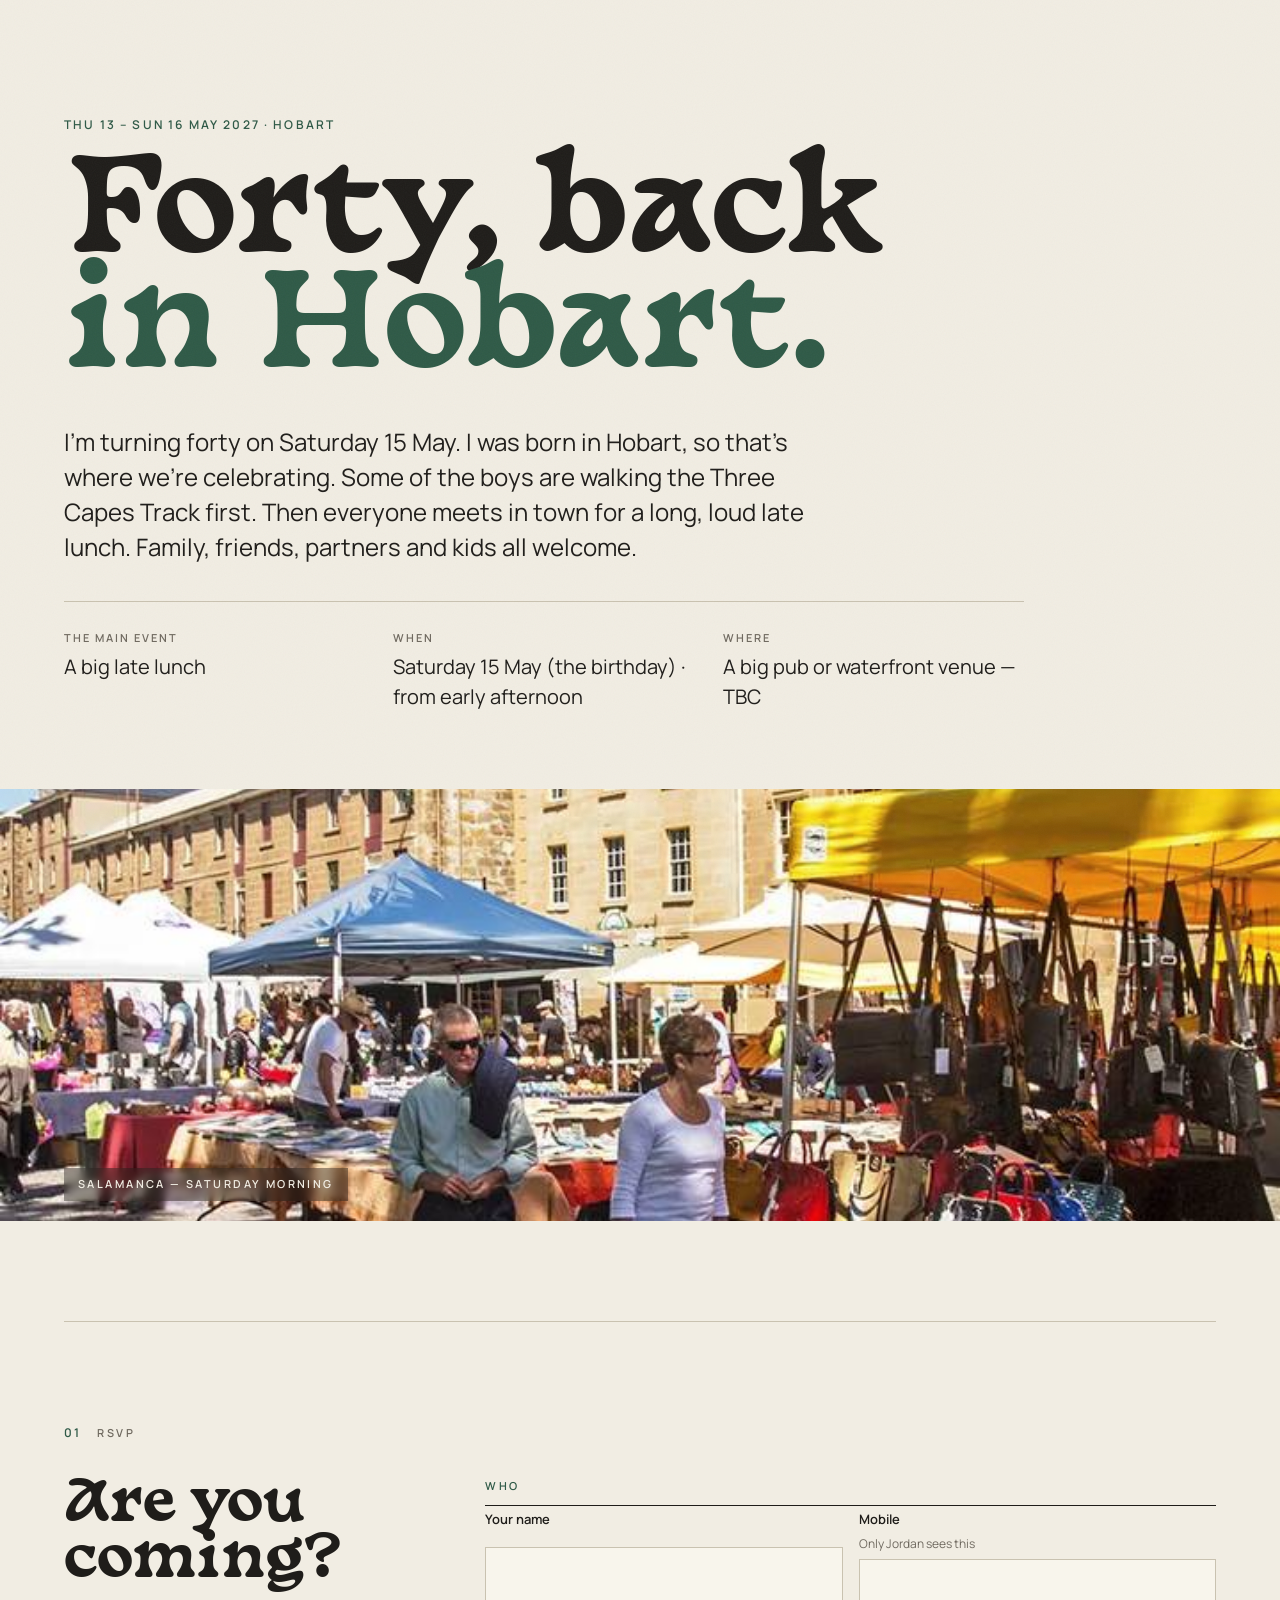
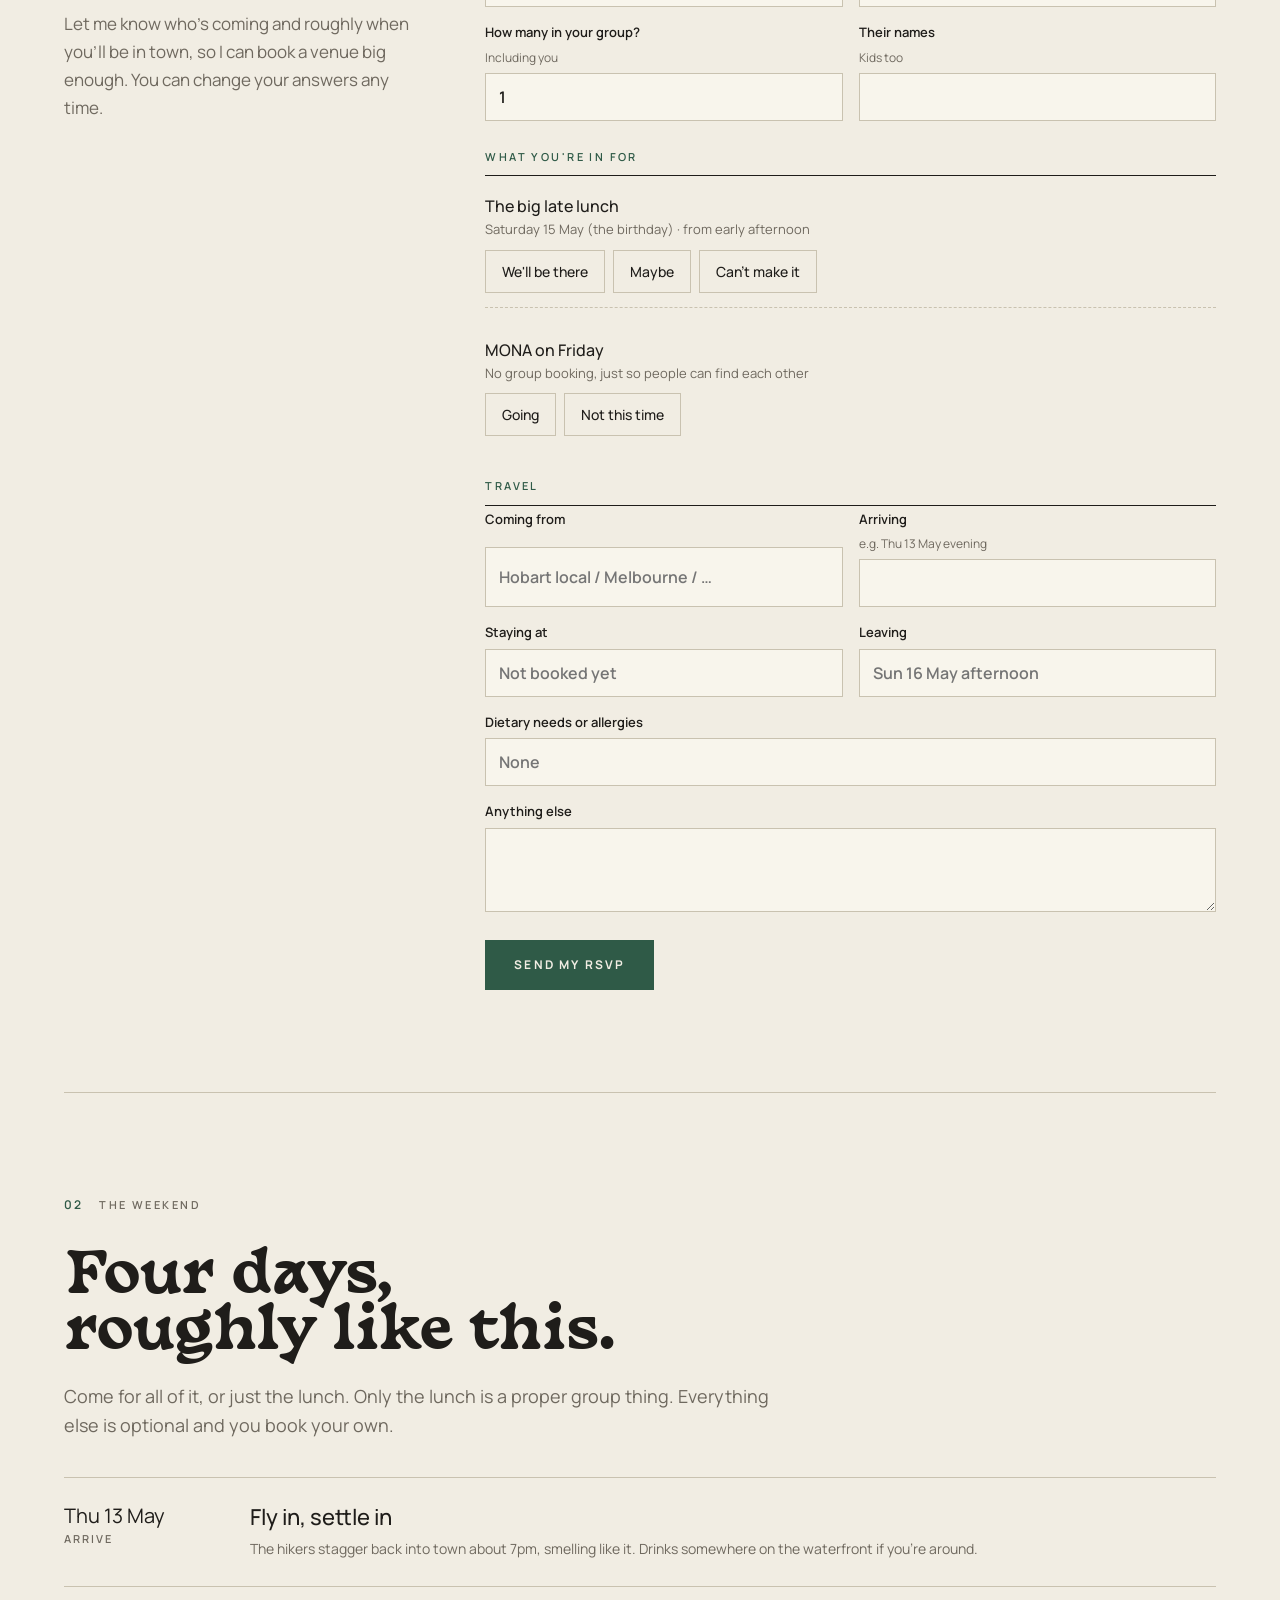
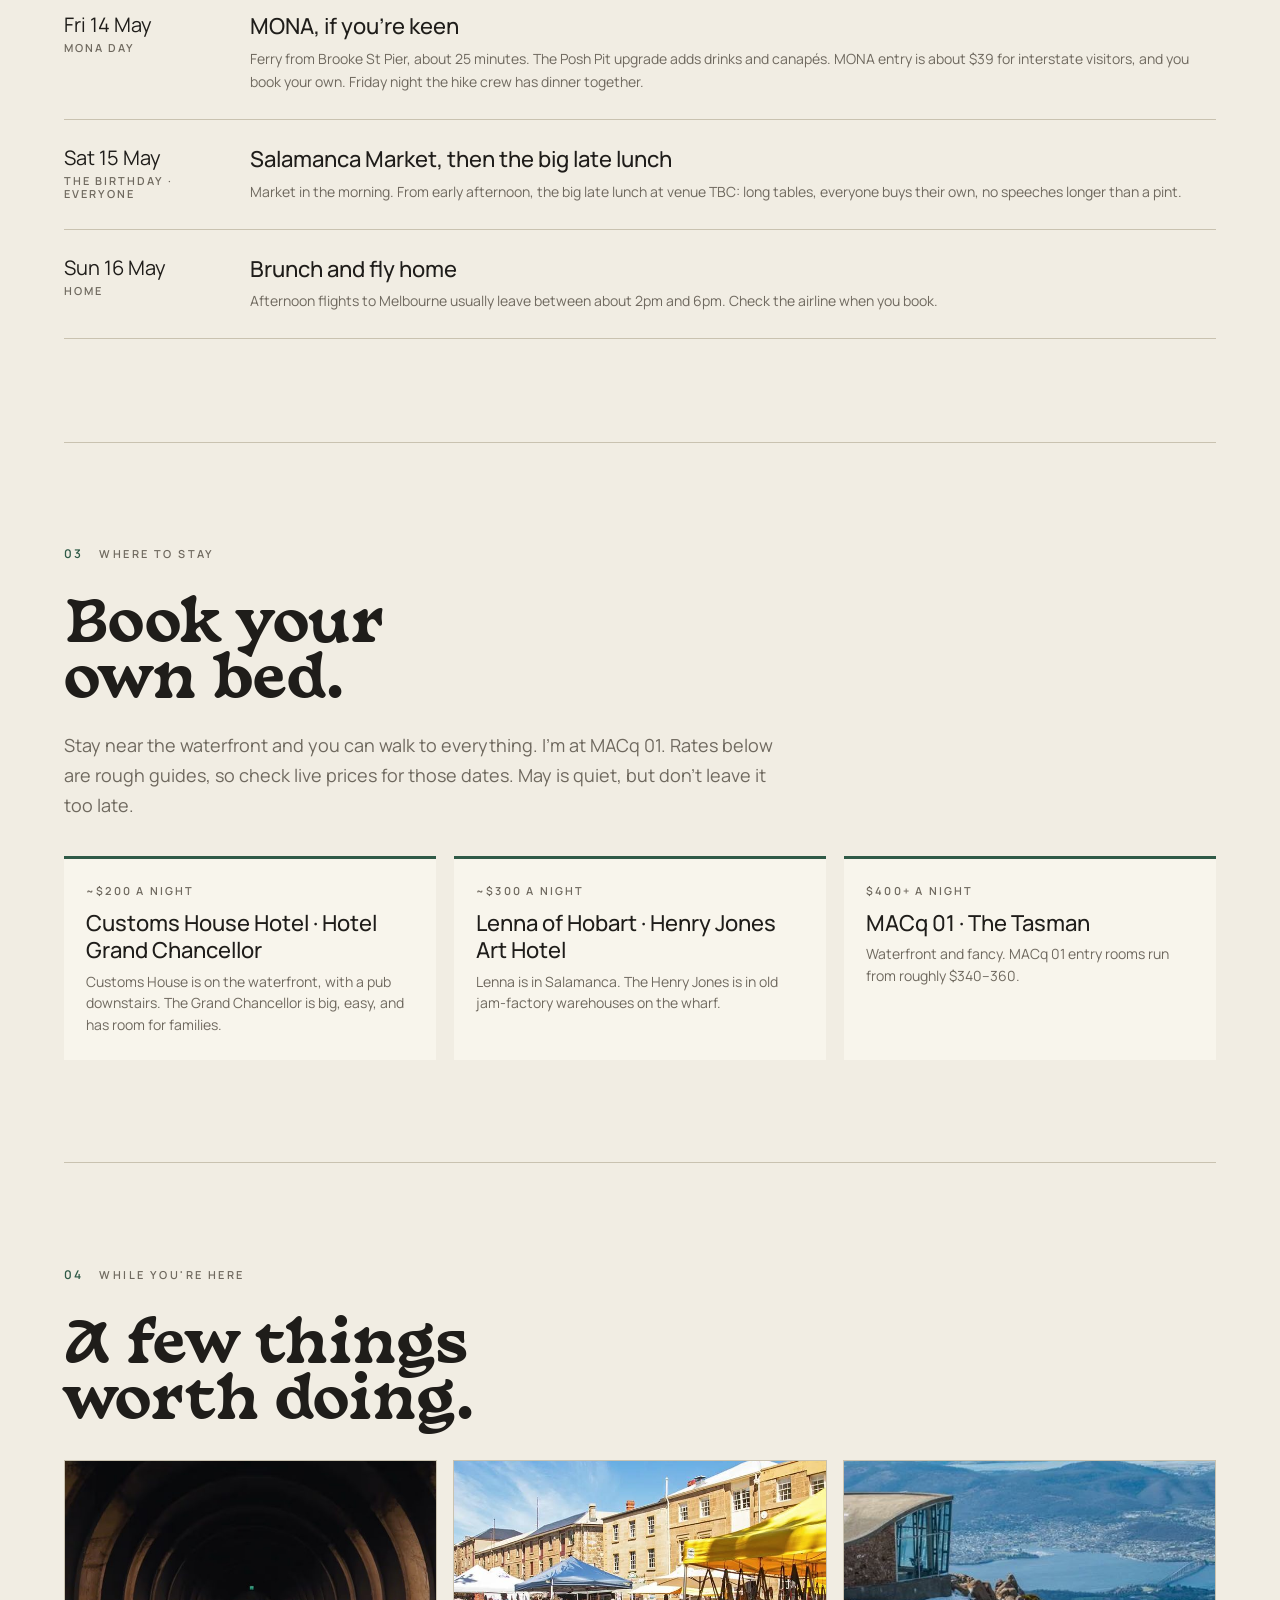
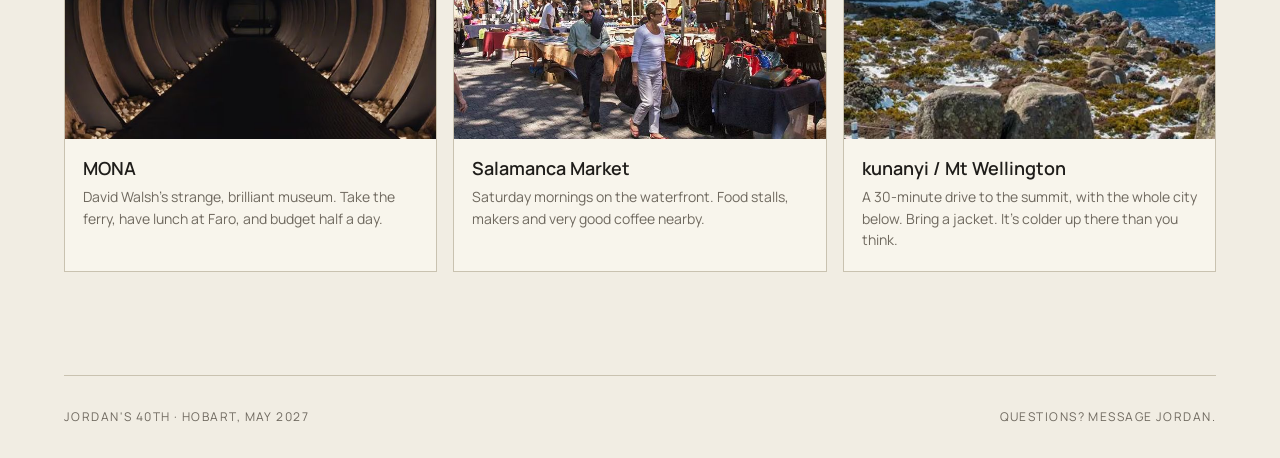
<file: hobart/index.html>
<!doctype html>
<html lang="en-AU">
<head>
<meta charset="utf-8">
<meta name="viewport" content="width=device-width, initial-scale=1, viewport-fit=cover">
<meta name="robots" content="noindex, nofollow">
<title>Forty in Hobart · Jordan's 40th</title>
<link rel="preconnect" href="https://fonts.googleapis.com">
<link rel="preconnect" href="https://fonts.gstatic.com" crossorigin>
<link href="https://fonts.googleapis.com/css2?family=Manrope:wght@300..800&display=swap" rel="stylesheet">
<link rel="stylesheet" href="../assets/forty.css">
</head>
<body>
<div id="banner" class="banner" hidden></div>
<main>

  <header class="hero">
    <p class="eyebrow">Thu 13 – Sun 16 May 2027 · Hobart</p>
    <h1>Forty, back<br><span class="accent">in Hobart.</span></h1>
    <p class="lead" style="max-width:780px;margin-bottom:36px">I'm turning forty on Saturday 15 May. I was born in Hobart, so that's where we're celebrating. Some of the boys are walking the Three Capes Track first. Then everyone meets in town for a long, loud late lunch. Family, friends, partners and kids all welcome.</p>
    <dl class="hero-meta">
      <div><dt>The main event</dt><dd>A big late lunch</dd></div>
      <div><dt>When</dt><dd data-config="lunch_day">Saturday 15 May (the birthday) · from early afternoon</dd></div>
      <div><dt>Where</dt><dd data-config="lunch_venue">A big pub or waterfront venue — TBC</dd></div>
    </dl>
  </header>

  <figure class="hero-image">
    <img src="../assets/salamanca.jpg" alt="Saturday markets at Salamanca Place, Hobart, with sandstone warehouses" loading="eager">
    <figcaption>Salamanca — Saturday morning</figcaption>
  </figure>

  <!-- 01 RSVP -->
  <section id="rsvp">
    <div class="section-label"><span class="num">01</span><span class="title">RSVP</span></div>
    <div class="two-col">
      <div>
        <h2 id="rsvp-title">Are you<br>coming?</h2>
        <p class="muted" id="rsvp-intro">Let me know who's coming and roughly when you'll be in town, so I can book a venue big enough. You can change your answers any time.</p>
        <div class="stats" id="counts" style="margin-top:28px"></div>
      </div>
      <div>
        <div id="edit-link" class="notice ok" hidden>
          <strong>You're on the list.</strong> This browser remembers you. To update your RSVP from another phone or computer, keep this link:
          <div class="actions" style="margin-top:12px"><input type="text" id="edit-url" readonly aria-label="Your personal RSVP link"><button class="btn small secondary" type="button" id="copy-link">Copy</button></div>
        </div>
        <form id="rsvp-form" class="form" autocomplete="on">
          <fieldset class="fieldset">
            <legend>Who</legend>
            <div class="row">
              <label class="f">Your name<input type="text" name="name" required></label>
              <label class="f">Mobile <span class="hint">Only Jordan sees this</span><input type="tel" name="phone"></label>
            </div>
            <div class="row">
              <label class="f">How many in your group? <span class="hint">Including you</span><input type="number" name="party_size" min="1" max="12" value="1"></label>
              <label class="f">Their names <span class="hint">Kids too</span><input type="text" name="party_names"></label>
            </div>
          </fieldset>

          <fieldset class="fieldset">
            <legend>What you're in for</legend>
            <div class="q">
              <div class="q-title">The big late lunch<small><span data-config="lunch_day">Saturday 15 May (the birthday) · from early afternoon</span></small></div>
              <div class="choice">
                <label><input type="radio" name="events.lunch" value="yes"><span>We'll be there</span></label>
                <label><input type="radio" name="events.lunch" value="maybe"><span>Maybe</span></label>
                <label><input type="radio" name="events.lunch" value="no"><span>Can't make it</span></label>
              </div>
            </div>
            <div class="q">
              <div class="q-title">MONA on Friday<small>No group booking, just so people can find each other</small></div>
              <div class="choice">
                <label><input type="radio" name="events.mona" value="yes"><span>Going</span></label>
                <label><input type="radio" name="events.mona" value="no"><span>Not this time</span></label>
              </div>
            </div>
          </fieldset>

          <fieldset class="fieldset">
            <legend>Travel</legend>
            <div class="row">
              <label class="f">Coming from<input type="text" name="from_city" placeholder="Hobart local / Melbourne / …"></label>
              <label class="f">Arriving <span class="hint">e.g. Thu 13 May evening</span><input type="text" name="arrive_at"></label>
            </div>
            <div class="row">
              <label class="f">Staying at<input type="text" name="hotel" placeholder="Not booked yet"></label>
              <label class="f">Leaving<input type="text" name="depart_at" placeholder="Sun 16 May afternoon"></label>
            </div>
            <label class="f">Dietary needs or allergies<input type="text" name="dietary" placeholder="None"></label>
            <label class="f">Anything else<textarea name="notes"></textarea></label>
          </fieldset>

          <div class="actions">
            <button class="btn" type="submit" id="rsvp-btn">Send my RSVP</button>
            <span class="status" id="rsvp-status" aria-live="polite"></span>
          </div>
        </form>
      </div>
    </div>
  </section>

  <!-- 02 THE WEEKEND -->
  <section id="weekend">
    <div class="section-label"><span class="num">02</span><span class="title">The weekend</span></div>
    <h2>Four days,<br>roughly like this.</h2>
    <p class="section-intro">Come for all of it, or just the lunch. Only the lunch is a proper group thing. Everything else is optional and you book your own.</p>
    <div class="days">
      <div class="day">
        <div class="day-date">Thu 13 May<small>Arrive</small></div>
        <div><div class="day-title">Fly in, settle in</div><p class="day-note">The hikers stagger back into town about 7pm, smelling like it. Drinks somewhere on the waterfront if you're around.</p></div>
      </div>
      <div class="day">
        <div class="day-date">Fri 14 May<small>MONA day</small></div>
        <div><div class="day-title">MONA, if you're keen</div><p class="day-note">Ferry from Brooke St Pier, about 25 minutes. The Posh Pit upgrade adds drinks and canapés. MONA entry is about $39 for interstate visitors, and you book your own. Friday night the hike crew has dinner together.</p></div>
      </div>
      <div class="day">
        <div class="day-date">Sat 15 May<small>The birthday · everyone</small></div>
        <div><div class="day-title">Salamanca Market, then the big late lunch</div><p class="day-note">Market in the morning. From early afternoon, the big late lunch at <span data-config="lunch_venue">venue TBC</span>: long tables, everyone buys their own, no speeches longer than a pint.</p></div>
      </div>
      <div class="day">
        <div class="day-date">Sun 16 May<small>Home</small></div>
        <div><div class="day-title">Brunch and fly home</div><p class="day-note">Afternoon flights to Melbourne usually leave between about 2pm and 6pm. Check the airline when you book.</p></div>
      </div>
    </div>
  </section>

  <!-- 03 STAY -->
  <section id="stay">
    <div class="section-label"><span class="num">03</span><span class="title">Where to stay</span></div>
    <h2>Book your<br>own bed.</h2>
    <p class="section-intro">Stay near the waterfront and you can walk to everything. I'm at MACq 01. Rates below are rough guides, so check live prices for those dates. May is quiet, but don't leave it too late.</p>
    <div class="cards">
      <div class="card"><h5>~$200 a night</h5><div class="big">Customs House Hotel · Hotel Grand Chancellor</div><p>Customs House is on the waterfront, with a pub downstairs. The Grand Chancellor is big, easy, and has room for families.</p></div>
      <div class="card"><h5>~$300 a night</h5><div class="big">Lenna of Hobart · Henry Jones Art Hotel</div><p>Lenna is in Salamanca. The Henry Jones is in old jam-factory warehouses on the wharf.</p></div>
      <div class="card"><h5>$400+ a night</h5><div class="big">MACq 01 · The Tasman</div><p>Waterfront and fancy. MACq 01 entry rooms run from roughly $340–360.</p></div>
    </div>
  </section>

  <!-- 04 THINGS TO DO -->
  <section id="todo">
    <div class="section-label"><span class="num">04</span><span class="title">While you're here</span></div>
    <h2>A few things<br>worth doing.</h2>
    <div class="places" style="margin-top:28px">
      <figure class="place"><img src="../assets/mona.jpg" alt="Concrete tunnel entrance to MONA" loading="lazy"><div><h4>MONA</h4><p>David Walsh's strange, brilliant museum. Take the ferry, have lunch at Faro, and budget half a day.</p></div></figure>
      <figure class="place"><img src="../assets/salamanca.jpg" alt="Salamanca Place sandstone warehouses" loading="lazy"><div><h4>Salamanca Market</h4><p>Saturday mornings on the waterfront. Food stalls, makers and very good coffee nearby.</p></div></figure>
      <figure class="place"><img src="../assets/kunanyi.jpg" alt="kunanyi / Mt Wellington lookout over Hobart" loading="lazy"><div><h4>kunanyi / Mt Wellington</h4><p>A 30-minute drive to the summit, with the whole city below. Bring a jacket. It's colder up there than you think.</p></div></figure>
    </div>
  </section>

  <footer>
    <span>Jordan's 40th · Hobart, May 2027</span>
    <span>Questions? Message Jordan.</span>
  </footer>
</main>

<script src="../assets/forty.js"></script>
<script>
(async function () {
  const F = window.Forty;
  const KEY = 'forty_hobart';
  let tok = F.token(KEY);
  const form = F.$('#rsvp-form');
  const status = F.$('#rsvp-status');
  const btn = F.$('#rsvp-btn');

  F.rpc('forty_config').then(F.applyConfig).catch(() => {});

  if (tok) {
    try {
      const me = await F.rpc('forty_me', { p_token: tok });
      if (me) showMe(me); else { F.store.del(KEY); tok = null; }
    } catch (e) { /* offline or bad link: fall through to a fresh RSVP */ }
  }
  loadCounts();

  F.$('#copy-link').addEventListener('click', () => F.copy(F.$('#edit-url').value));

  form.addEventListener('submit', async (e) => {
    e.preventDefault();
    const data = F.clean(F.readForm(form));
    if (!data.name) { status.className = 'status err'; status.textContent = 'Pop your name in first.'; return; }
    btn.disabled = true;
    status.className = 'status'; status.textContent = 'Sending…';
    try {
      if (tok) {
        showMe(await F.rpc('forty_save', { p_token: tok, p: data }));
        status.className = 'status ok'; status.textContent = 'Updated. Thanks!';
      } else {
        tok = await F.rpc('forty_register', { p: data });
        F.store.set(KEY, tok);
        history.replaceState(null, '', `?k=${encodeURIComponent(tok)}`);
        showMe(await F.rpc('forty_me', { p_token: tok }));
        status.className = 'status ok'; status.textContent = 'Got it — see you in Hobart.';
      }
      loadCounts();
    } catch (err) {
      status.className = 'status err'; status.textContent = 'That didn\'t send: ' + err.message;
    } finally { btn.disabled = false; }
  });

  function showMe(me) {
    F.fillForm(form, me);
    btn.textContent = 'Update my RSVP';
    F.$('#rsvp-title').innerHTML = `Thanks,<br>${F.esc(F.firstName(me.name) || 'legend')}.`;
    F.$('#rsvp-intro').textContent = 'You\'re on the list. Plans change, so update your answers here whenever you like.';
    F.$('#edit-link').hidden = false;
    F.$('#edit-url').value = `${location.origin}${location.pathname}?k=${me.token}`;
  }

  async function loadCounts() {
    let r;
    try { r = await F.rpc('forty_roster', { p_token: tok || '' }); } catch (e) { return; }
    const c = r.counts || {};
    F.$('#counts').innerHTML = [[c.lunch_heads || 0, 'Coming to lunch'], [(c.hobart_heads || 0) + (c.hikers || 0), 'In Hobart so far']]
      .map(([n, l]) => `<div class="stat"><div class="n">${n}</div><div class="l">${l}</div></div>`).join('');
  }
})();
</script>
</body>
</html>
</file>
<file: assets/forty.css>
/* Shared styles for the stage 2 pages (hike crew, Hobart, admin).
   Tokens and type match the stage 1 pitch page (index.html). */

@font-face {
  font-family: 'Basteleur';
  font-style: normal;
  font-weight: 700;
  font-display: swap;
  src: url(basteleur.ttf) format('truetype');
}

:root {
  --paper: #F1EDE3;
  --paper-light: #F8F5EC;
  --paper-dark: #E5DFD0;
  --ink: #1F1D1A;
  --moss: #2F5A47;
  --moss-deep: #1F3F31;
  --rust: #B85D3C;
  --stone: #6F695F;
  --rule: #C9C2B0;
  --sans: 'Manrope', system-ui, sans-serif;
  --display: 'Basteleur', 'Manrope', sans-serif;
}

* { margin: 0; padding: 0; box-sizing: border-box; }
html { scroll-behavior: smooth; }
body {
  font-family: var(--sans);
  background: var(--paper);
  color: var(--ink);
  line-height: 1.5;
  font-size: 17px;
  -webkit-font-smoothing: antialiased;
  overflow-x: hidden;
}
body::before {
  content: '';
  position: fixed;
  inset: 0;
  pointer-events: none;
  z-index: 100;
  opacity: 0.04;
  background-image: url("data:image/svg+xml;utf8,<svg xmlns='http://www.w3.org/2000/svg' width='200' height='200'><filter id='n'><feTurbulence type='fractalNoise' baseFrequency='0.9' numOctaves='3' stitchTiles='stitch'/></filter><rect width='100%25' height='100%25' filter='url(%23n)'/></svg>");
}
::selection { background: var(--moss); color: var(--paper); }
a { color: var(--moss); }
[hidden] { display: none !important; }

main {
  max-width: 1280px;
  margin: 0 auto;
  padding: 0 clamp(16px, 5vw, 64px);
}

/* ========= TYPE ========= */
.eyebrow {
  font-size: 12px;
  font-weight: 600;
  letter-spacing: 0.18em;
  text-transform: uppercase;
  color: var(--moss);
}
.lead {
  font-size: clamp(19px, 2.2vw, 24px);
  line-height: 1.45;
}
.muted { color: var(--stone); }
h2 {
  font-family: var(--display);
  font-weight: 700;
  font-size: clamp(34px, 5vw, 56px);
  line-height: 1;
  letter-spacing: -0.01em;
  margin-bottom: 20px;
}
h3 { font-weight: 500; font-size: 22px; letter-spacing: -0.01em; margin-bottom: 8px; }
p { line-height: 1.65; }
p + p { margin-top: 14px; }

/* ========= HERO ========= */
.hero { padding: clamp(48px, 9vw, 120px) 0 clamp(40px, 6vw, 80px); }
.hero .eyebrow { margin-bottom: 24px; }
.hero h1 {
  font-family: var(--display);
  font-weight: 700;
  font-size: clamp(50px, 10vw, 140px);
  line-height: 0.9;
  letter-spacing: -0.01em;
  margin-bottom: 36px;
}
.hero h1 .accent { color: var(--moss); }
.face-o {
  display: inline-block;
  height: 0.85em;
  width: auto;
  vertical-align: -0.07em;
  margin: 0 0.02em;
}
.hero-meta {
  display: grid;
  grid-template-columns: repeat(auto-fit, minmax(200px, 1fr));
  gap: 28px;
  padding-top: 28px;
  border-top: 1px solid var(--rule);
  max-width: 960px;
}
.hero-meta dt {
  font-size: 11px;
  font-weight: 600;
  letter-spacing: 0.18em;
  text-transform: uppercase;
  color: var(--stone);
  margin-bottom: 6px;
}
.hero-meta dd { font-size: 20px; }

.hero-image {
  margin: 0 calc(50% - 50vw) clamp(48px, 8vw, 100px);
  height: clamp(260px, 48vh, 500px);
  overflow: hidden;
  position: relative;
}
.hero-image img { width: 100%; height: 100%; object-fit: cover; display: block; filter: saturate(0.92); }
.hero-image figcaption {
  position: absolute;
  bottom: 20px;
  left: clamp(16px, 5vw, 64px);
  color: var(--paper);
  font-size: 11px;
  font-weight: 600;
  letter-spacing: 0.22em;
  text-transform: uppercase;
  background: rgba(31, 29, 26, 0.4);
  backdrop-filter: blur(4px);
  padding: 8px 14px;
}

/* ========= SECTIONS ========= */
section {
  padding: clamp(52px, 8vw, 104px) 0;
  border-top: 1px solid var(--rule);
}
.section-label { display: flex; gap: 16px; align-items: baseline; margin-bottom: 36px; }
.section-label .num { font-size: 12px; font-weight: 600; letter-spacing: 0.18em; color: var(--moss); }
.section-label .title { font-size: 11px; font-weight: 600; letter-spacing: 0.22em; text-transform: uppercase; color: var(--stone); }
.two-col { display: grid; grid-template-columns: 1fr 2fr; gap: 56px; align-items: start; }
@media (max-width: 860px) { .two-col { grid-template-columns: 1fr; gap: 24px; } }
.section-intro { max-width: 720px; color: var(--stone); margin-bottom: 36px; font-size: 18px; }

/* ========= BANNER ========= */
.banner {
  background: var(--ink);
  color: var(--paper);
  padding: 16px 20px;
  font-size: 15px;
  margin: 0 calc(50% - 50vw);
  text-align: center;
}
.notice {
  background: var(--paper-light);
  border-left: 3px solid var(--rust);
  padding: 18px 22px;
  margin: 0 0 32px;
  font-size: 15px;
}
.notice.ok { border-left-color: var(--moss); }

/* ========= CARDS ========= */
.cards {
  display: grid;
  grid-template-columns: repeat(auto-fit, minmax(240px, 1fr));
  gap: 18px;
}
.card {
  background: var(--paper-light);
  border-top: 3px solid var(--moss);
  padding: 24px 22px;
}
.card.rust { border-top-color: var(--rust); }
.card.ink { border-top-color: var(--ink); }
.card h5 {
  font-size: 11px;
  font-weight: 600;
  letter-spacing: 0.2em;
  text-transform: uppercase;
  color: var(--stone);
  margin-bottom: 10px;
}
.card .big { font-size: 22px; font-weight: 500; line-height: 1.25; margin-bottom: 6px; }
.card p { font-size: 14px; color: var(--stone); line-height: 1.55; }
.pill {
  display: inline-block;
  font-size: 10px;
  font-weight: 700;
  letter-spacing: 0.18em;
  text-transform: uppercase;
  padding: 4px 9px;
  background: var(--paper-dark);
  color: var(--ink);
  vertical-align: middle;
}
.pill.ok { background: var(--moss); color: var(--paper); }
.pill.warn { background: var(--rust); color: var(--paper); }
.pill.ink { background: var(--ink); color: var(--paper); }

/* ========= TIMELINE / DAYS ========= */
.days { display: flex; flex-direction: column; }
.day {
  display: grid;
  grid-template-columns: 150px 1fr;
  gap: 36px;
  padding: 26px 0;
  border-top: 1px solid var(--rule);
}
.day:last-child { border-bottom: 1px solid var(--rule); }
.day-date { font-size: 20px; line-height: 1.15; }
.day-date small {
  display: block;
  font-size: 11px;
  font-weight: 600;
  letter-spacing: 0.18em;
  text-transform: uppercase;
  color: var(--stone);
  margin-top: 6px;
}
.day-title { font-size: 22px; font-weight: 500; margin-bottom: 6px; line-height: 1.25; }
.day-note { font-size: 14px; color: var(--stone); margin-top: 6px; }
.times { list-style: none; margin-top: 10px; }
.times li { display: grid; grid-template-columns: 76px 1fr; gap: 12px; padding: 7px 0; border-bottom: 1px dashed var(--rule); font-size: 15px; }
.times li:last-child { border-bottom: none; }
.times b { font-weight: 600; font-variant-numeric: tabular-nums; }
@media (max-width: 700px) {
  .day { grid-template-columns: 1fr; gap: 10px; }
  .day-date small { display: inline; margin-left: 8px; }
}

/* ========= FORMS ========= */
.form { display: grid; gap: 28px; max-width: 860px; }
.fieldset { border: none; display: grid; gap: 16px; }
.fieldset legend {
  font-size: 11px;
  font-weight: 600;
  letter-spacing: 0.22em;
  text-transform: uppercase;
  color: var(--moss);
  padding-bottom: 10px;
  margin-bottom: 4px;
  border-bottom: 1px solid var(--ink);
  width: 100%;
}
.row { display: grid; grid-template-columns: 1fr 1fr; gap: 16px; }
@media (max-width: 640px) { .row { grid-template-columns: 1fr; } }
label.f { display: grid; gap: 6px; font-size: 13px; font-weight: 600; color: var(--ink); }
label.f .hint { font-weight: 400; color: var(--stone); font-size: 12px; }
input[type=text], input[type=tel], input[type=number], input[type=date], input[type=password], select, textarea {
  font: inherit;
  font-size: 16px;
  color: var(--ink);
  background: var(--paper-light);
  border: 1.5px solid var(--rule);
  border-radius: 0;
  padding: 11px 13px;
  width: 100%;
  min-width: 0;
}
textarea { min-height: 84px; resize: vertical; }
input:focus, select:focus, textarea:focus { outline: none; border-color: var(--moss); }
.choice { display: flex; flex-wrap: wrap; gap: 8px; }
.choice label {
  position: relative;
  cursor: pointer;
}
.choice input { position: absolute; opacity: 0; pointer-events: none; }
.choice span {
  display: inline-block;
  padding: 10px 16px;
  border: 1.5px solid var(--rule);
  font-size: 14px;
  font-weight: 500;
  transition: all 0.15s ease;
}
.choice input:checked + span { background: var(--moss); border-color: var(--moss); color: var(--paper); }
.choice input:focus-visible + span { outline: 2px solid var(--moss); outline-offset: 2px; }
.q { display: grid; gap: 10px; padding: 14px 0; border-bottom: 1px dashed var(--rule); }
.q:last-child { border-bottom: none; }
.q-title { font-size: 16px; font-weight: 500; }
.q-title small { display: block; font-size: 13px; color: var(--stone); font-weight: 400; margin-top: 2px; }
.actions { display: flex; gap: 14px; align-items: center; flex-wrap: wrap; }
.status { font-size: 14px; color: var(--stone); }
.status.ok { color: var(--moss); }
.status.err { color: var(--rust); }

/* ========= BUTTONS ========= */
.btn {
  display: inline-block;
  padding: 15px 28px;
  background: var(--moss);
  color: var(--paper);
  text-decoration: none;
  font: inherit;
  font-size: 12px;
  font-weight: 700;
  letter-spacing: 0.18em;
  text-transform: uppercase;
  border: 1.5px solid var(--moss);
  cursor: pointer;
  transition: all 0.2s ease;
}
.btn:hover { background: var(--moss-deep); border-color: var(--moss-deep); }
.btn:disabled { opacity: 0.5; cursor: wait; }
.btn.secondary { background: transparent; color: var(--ink); border-color: var(--ink); }
.btn.secondary:hover { background: var(--ink); color: var(--paper); }
.btn.small { padding: 8px 12px; font-size: 10px; }
.btn.danger { background: transparent; color: var(--rust); border-color: var(--rust); }

/* ========= TABLES ========= */
.table-wrap { overflow-x: auto; margin: 0 -4px; }
table { width: 100%; border-collapse: collapse; font-size: 14px; }
th {
  text-align: left;
  font-size: 10px;
  font-weight: 700;
  letter-spacing: 0.18em;
  text-transform: uppercase;
  color: var(--stone);
  padding: 10px 8px;
  border-bottom: 1px solid var(--ink);
  white-space: nowrap;
}
td { padding: 11px 8px; border-bottom: 1px solid var(--rule); vertical-align: top; }
tr.me td { background: var(--paper-light); }
td .sub { display: block; font-size: 12px; color: var(--stone); }

/* ========= STATS ========= */
.stats { display: grid; grid-template-columns: repeat(auto-fit, minmax(150px, 1fr)); gap: 16px; margin-bottom: 36px; }
.stat { background: var(--paper-light); border-left: 3px solid var(--moss); padding: 16px 18px; }
.stat .n { font-size: 34px; font-weight: 500; color: var(--moss); line-height: 1; font-variant-numeric: tabular-nums; }
.stat .l { font-size: 11px; font-weight: 600; letter-spacing: 0.16em; text-transform: uppercase; color: var(--stone); margin-top: 8px; }
.bar { height: 6px; background: var(--paper-dark); margin-top: 8px; }
.bar i { display: block; height: 100%; background: var(--moss); }

/* ========= PLACES ========= */
.places { display: grid; grid-template-columns: repeat(3, 1fr); gap: 16px; }
@media (max-width: 800px) { .places { grid-template-columns: repeat(2, 1fr); } }
@media (max-width: 500px) { .places { grid-template-columns: 1fr; } }
.place { background: var(--paper-light); border: 1px solid var(--rule); }
.place img { width: 100%; aspect-ratio: 4 / 3; object-fit: cover; display: block; filter: saturate(0.92); }
.place div { padding: 16px 18px 20px; }
.place h4 { font-size: 18px; font-weight: 600; margin-bottom: 4px; }
.place p { font-size: 14px; color: var(--stone); line-height: 1.55; }

/* ========= LISTS ========= */
.plain { list-style: none; }
.plain li { padding: 12px 0; border-bottom: 1px dashed var(--rule); font-size: 15px; }
.plain li:last-child { border-bottom: none; }
.plain li strong { display: block; font-weight: 600; }
.plain li span { color: var(--stone); font-size: 14px; }

/* ========= FOOTER ========= */
footer {
  padding: 32px 0;
  border-top: 1px solid var(--rule);
  font-size: 12px;
  letter-spacing: 0.12em;
  text-transform: uppercase;
  color: var(--stone);
  display: flex;
  justify-content: space-between;
  flex-wrap: wrap;
  gap: 16px;
}

.toast {
  position: fixed;
  left: 50%;
  bottom: 24px;
  transform: translateX(-50%);
  background: var(--ink);
  color: var(--paper);
  padding: 12px 20px;
  font-size: 14px;
  z-index: 200;
  max-width: calc(100% - 32px);
}
</file>
